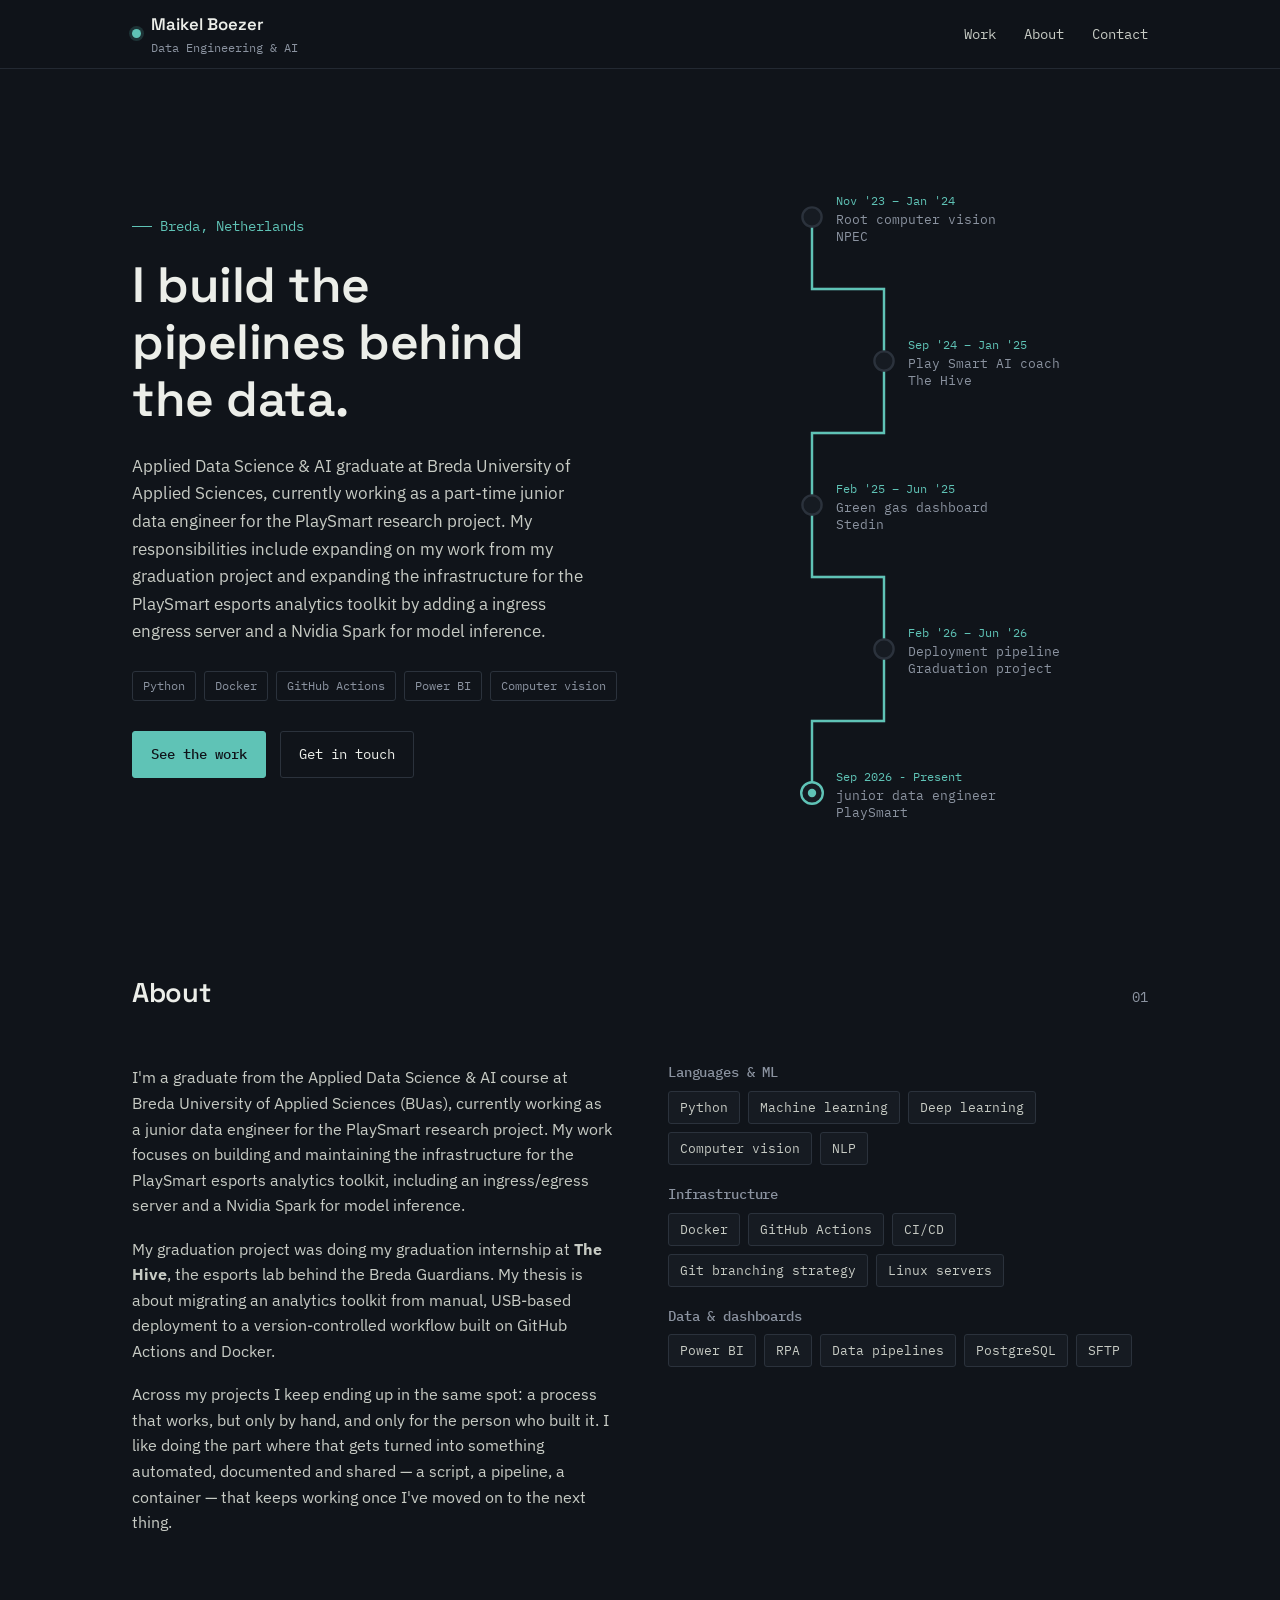
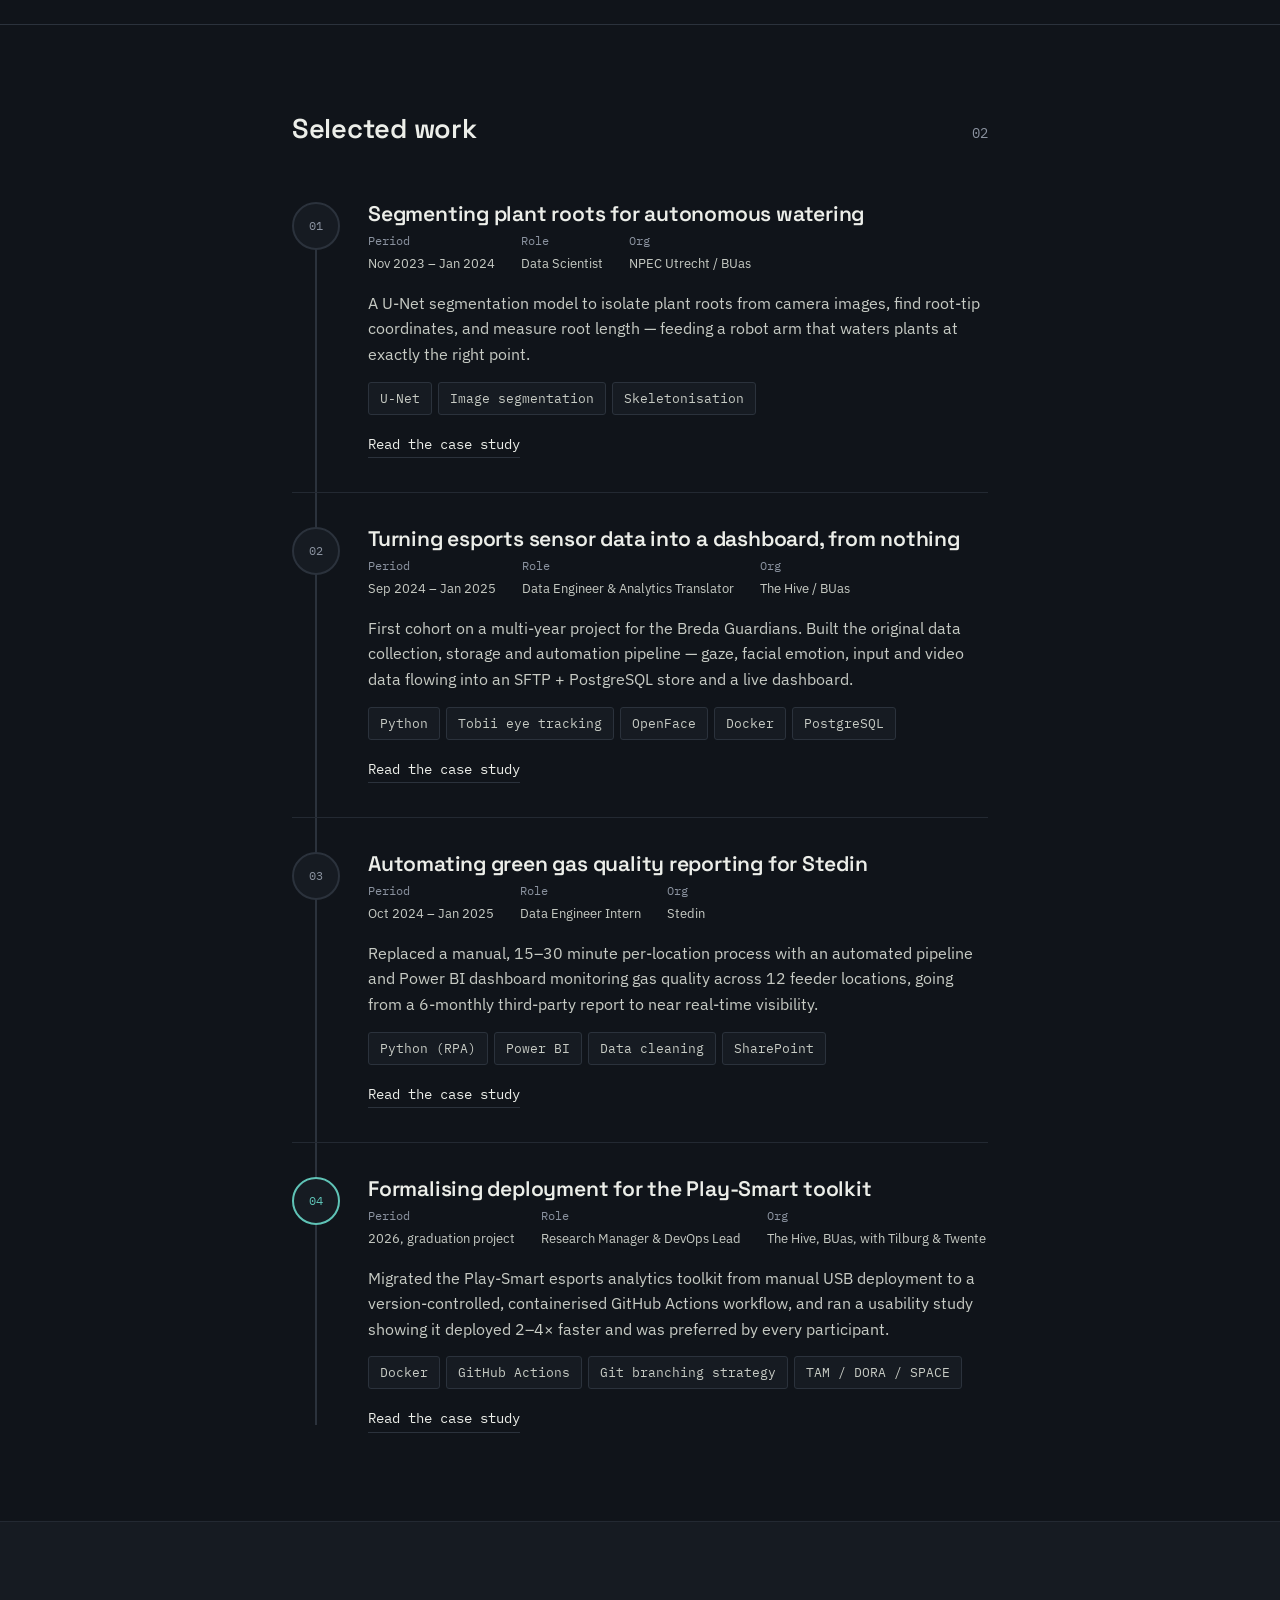
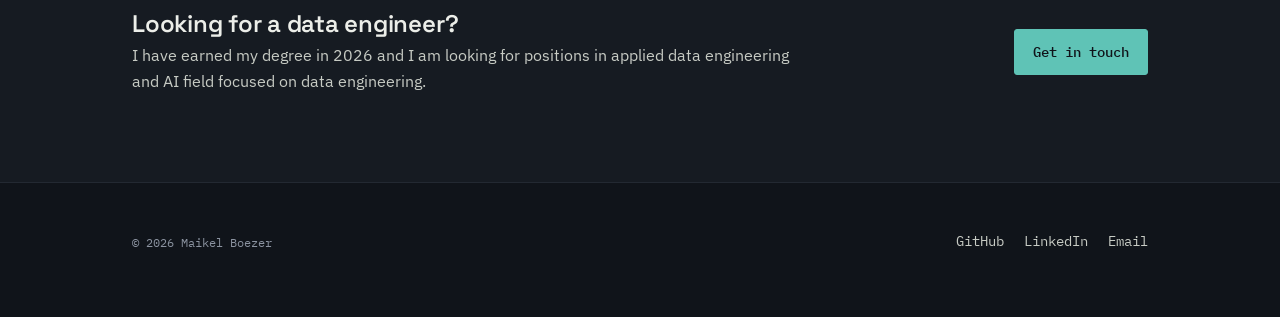
<file: index.html>
<!DOCTYPE html>
<html lang="en">
<head>
  <meta charset="UTF-8" />
  <meta name="viewport" content="width=device-width, initial-scale=1" />
  <title>Maikel Boezer — Data Engineer &amp; AI </title>
  <meta name="description" content="Maikel Boezer — Applied Data Science &amp; AI student and data engineer. Case studies on deployment pipelines, dashboards and computer vision." />
  <link rel="stylesheet" href="css/style.css" />
</head>
<body>

  <header class="site-header">
    <div class="wrap">
      <a href="index.html" class="brand">
        <span class="dot"></span>
        <span>
          Maikel Boezer
          <small>Data Engineering &amp; AI </small>
        </span>
      </a>
      <button class="nav-toggle" aria-label="Toggle navigation" aria-expanded="false">
        <span></span><span></span><span></span>
      </button>
      <nav class="primary-nav">
        <ul>
          <li><a href="index.html#projects">Work</a></li>
          <li><a href="index.html#about">About</a></li>
          <li><a href="contact.html">Contact</a></li>
        </ul>
      </nav>
    </div>
  </header>

  <section class="hero">
    <div class="wrap">
      <div>
        <p class="eyebrow">Breda, Netherlands</p>
        <h1>I build the pipelines behind the data.</h1>
        <p class="lede">Applied Data Science &amp; AI graduate at Breda University of Applied Sciences, currently working as a part-time junior data engineer for the PlaySmart research project. My responsibilities include expanding on my work from my graduation project and expanding the infrastructure for the PlaySmart esports analytics toolkit by adding a ingress engress server and a Nvidia Spark for model inference.</p>
        <div class="hero-tags">
          <span class="tag">Python</span>
          <span class="tag">Docker</span>
          <span class="tag">GitHub Actions</span>
          <span class="tag">Power BI</span>
          <span class="tag">Computer vision</span>
        </div>
        <div class="hero-actions">
          <a href="#projects" class="btn primary">See the work</a>
          <a href="contact.html" class="btn">Get in touch</a>
        </div>
      </div>

      <div aria-hidden="true">
        <svg class="pipeline-diagram" viewBox="0 0 360 580" xmlns="http://www.w3.org/2000/svg">
          <path class="pipe-line" d="M80,60 L80,120 L140,120 L140,180 L140,240 L80,240 L80,300 L80,360 L140,360 L140,420 L140,480 L80,480 L80,540" />
          <path class="pipe-line-draw" d="M80,60 L80,120 L140,120 L140,180 L140,240 L80,240 L80,300 L80,360 L140,360 L140,420 L140,480 L80,480 L80,540" />

          <circle class="node-ring" cx="80" cy="60" r="8"></circle>
          <text class="node-year" x="100" y="50">Nov '23 – Jan '24</text>
          <text class="node-label" x="100" y="66">Root computer vision</text>
          <text class="node-label" x="100" y="80">NPEC</text>

          <circle class="node-ring" cx="140" cy="180" r="8"></circle>
          <text class="node-year" x="160" y="170">Sep '24 – Jan '25</text>
          <text class="node-label" x="160" y="186">Play Smart AI coach</text>
          <text class="node-label" x="160" y="200">The Hive</text>

          <circle class="node-ring" cx="80" cy="300" r="8"></circle>
          <text class="node-year" x="100" y="290">Feb '25 – Jun '25</text>
          <text class="node-label" x="100" y="306">Green gas dashboard</text>
          <text class="node-label" x="100" y="320">Stedin</text>

          <circle class="node-ring" cx="140" cy="420" r="8"></circle>
          <text class="node-year" x="160" y="410">Feb '26 – Jun '26</text>
          <text class="node-label" x="160" y="426">Deployment pipeline</text>
          <text class="node-label" x="160" y="440">Graduation project</text>

		  <circle class="node-ring" cx="80" cy="540" r="9" style="stroke:var(--teal)"></circle>
		  <circle class="node-dot" cx="80" cy="540" r="3.5"></circle>
          <text class="node-year" x="100" y="530">Sep 2026 - Present</text>
          <text class="node-label" x="100" y="546">junior data engineer</text>
          <text class="node-label" x="100" y="560">PlaySmart</text>
        </svg>
      </div>
    </div>
  </section>

  <section id="about">
    <div class="wrap">
      <div class="section-head">
        <h2>About</h2>
        <span class="index mono">01</span>
      </div>
      <div class="about-grid">
        <div>
          <p>I'm a graduate from the Applied Data Science &amp; AI course at Breda University of Applied Sciences (BUas), currently 
			working as a junior data engineer for the PlaySmart research project. My work focuses on building and maintaining the infrastructure for the PlaySmart esports analytics toolkit, including an ingress/egress server and a Nvidia Spark for model inference.</p>
		  <p>My graduation project was
			doing my graduation internship at <strong>The Hive</strong>, the esports lab behind the Breda Guardians. My thesis is about migrating an analytics toolkit from manual, USB-based deployment to a version-controlled workflow built on GitHub Actions and Docker.</p>
          <p>Across my projects I keep ending up in the same spot: a process that works, but only by hand, and only for the person who built it. I like doing the part where that gets turned into something automated, documented and shared — a script, a pipeline, a container — that keeps working once I've moved on to the next thing.</p>
        </div>
        <div>
          <div class="skill-group">
            <h4>Languages &amp; ML</h4>
            <div class="chip-row">
              <span class="chip">Python</span>
              <span class="chip">Machine learning</span>
              <span class="chip">Deep learning</span>
              <span class="chip">Computer vision</span>
              <span class="chip">NLP</span>
            </div>
          </div>
          <div class="skill-group">
            <h4>Infrastructure</h4>
            <div class="chip-row">
              <span class="chip">Docker</span>
              <span class="chip">GitHub Actions</span>
              <span class="chip">CI/CD</span>
              <span class="chip">Git branching strategy</span>
              <span class="chip">Linux servers</span>
            </div>
          </div>
          <div class="skill-group">
            <h4>Data &amp; dashboards</h4>
            <div class="chip-row">
              <span class="chip">Power BI</span>
              <span class="chip">RPA</span>
              <span class="chip">Data pipelines</span>
              <span class="chip">PostgreSQL</span>
              <span class="chip">SFTP</span>
            </div>
          </div>
        </div>
      </div>
    </div>
  </section>

  <section id="projects" class="hairline">
    <div class="wrap-narrow">
      <div class="section-head">
        <h2>Selected work</h2>
        <span class="index mono">02</span>
      </div>

      <div class="project-rail">

        <article class="project-row">
          <div class="node mono">01</div>
          <div class="project-body">
            <h3><a class="title-link" href="projects/npec-root-vision.html">Segmenting plant roots for autonomous watering</a></h3>
            <div class="meta-strip compact">
              <div class="meta-item"><span class="k">Period</span><span class="v">Nov 2023 – Jan 2024</span></div>
              <div class="meta-item"><span class="k">Role</span><span class="v">Data Scientist</span></div>
              <div class="meta-item"><span class="k">Org</span><span class="v">NPEC Utrecht / BUas</span></div>
            </div>
            <p>A U-Net segmentation model to isolate plant roots from camera images, find root-tip coordinates, and measure root length — feeding a robot arm that waters plants at exactly the right point.</p>
            <div class="stack-row">
              <span class="chip">U-Net</span>
              <span class="chip">Image segmentation</span>
              <span class="chip">Skeletonisation</span>
            </div>
            <a class="read-link" href="projects/npec-root-vision.html">Read the case study</a>
          </div>
        </article>

        <article class="project-row">
          <div class="node mono">02</div>
          <div class="project-body">
            <h3><a class="title-link" href="projects/breda-guardians-pipeline.html">Turning esports sensor data into a dashboard, from nothing</a></h3>
            <div class="meta-strip compact">
              <div class="meta-item"><span class="k">Period</span><span class="v">Sep 2024 – Jan 2025</span></div>
              <div class="meta-item"><span class="k">Role</span><span class="v">Data Engineer &amp; Analytics Translator</span></div>
              <div class="meta-item"><span class="k">Org</span><span class="v">The Hive / BUas</span></div>
            </div>
            <p>First cohort on a multi-year project for the Breda Guardians. Built the original data collection, storage and automation pipeline — gaze, facial emotion, input and video data flowing into an SFTP + PostgreSQL store and a live dashboard.</p>
            <div class="stack-row">
              <span class="chip">Python</span>
              <span class="chip">Tobii eye tracking</span>
              <span class="chip">OpenFace</span>
              <span class="chip">Docker</span>
              <span class="chip">PostgreSQL</span>
            </div>
            <a class="read-link" href="projects/breda-guardians-pipeline.html">Read the case study</a>
          </div>
        </article>

        <article class="project-row">
          <div class="node mono">03</div>
          <div class="project-body">
            <h3><a class="title-link" href="projects/stedin-green-gas.html">Automating green gas quality reporting for Stedin</a></h3>
            <div class="meta-strip compact">
              <div class="meta-item"><span class="k">Period</span><span class="v">Oct 2024 – Jan 2025</span></div>
              <div class="meta-item"><span class="k">Role</span><span class="v">Data Engineer Intern</span></div>
              <div class="meta-item"><span class="k">Org</span><span class="v">Stedin</span></div>
            </div>
            <p>Replaced a manual, 15–30 minute per-location process with an automated pipeline and Power BI dashboard monitoring gas quality across 12 feeder locations, going from a 6-monthly third-party report to near real-time visibility.</p>
            <div class="stack-row">
              <span class="chip">Python (RPA)</span>
              <span class="chip">Power BI</span>
              <span class="chip">Data cleaning</span>
              <span class="chip">SharePoint</span>
            </div>
            <a class="read-link" href="projects/stedin-green-gas.html">Read the case study</a>
          </div>
        </article>

        <article class="project-row is-current">
          <div class="node mono">04</div>
          <div class="project-body">
            <h3><a class="title-link" href="projects/play-smart-deployment.html">Formalising deployment for the Play-Smart toolkit</a></h3>
            <div class="meta-strip compact">
              <div class="meta-item"><span class="k">Period</span><span class="v is-current">2026, graduation project</span></div>
              <div class="meta-item"><span class="k">Role</span><span class="v">Research Manager &amp; DevOps Lead</span></div>
              <div class="meta-item"><span class="k">Org</span><span class="v">The Hive, BUas, with Tilburg &amp; Twente</span></div>
            </div>
            <p>Migrated the Play-Smart esports analytics toolkit from manual USB deployment to a version-controlled, containerised GitHub Actions workflow, and ran a usability study showing it deployed 2–4× faster and was preferred by every participant.</p>
            <div class="stack-row">
              <span class="chip">Docker</span>
              <span class="chip">GitHub Actions</span>
              <span class="chip">Git branching strategy</span>
              <span class="chip">TAM / DORA / SPACE</span>
            </div>
            <a class="read-link" href="projects/play-smart-deployment.html">Read the case study</a>
          </div>
        </article>

      </div>
    </div>
  </section>

  <section class="cta hairline">
    <div class="wrap">
      <div>
        <h2>Looking for a data engineer?</h2>
        <p>I have earned my degree in 2026 and I am looking for positions in applied data engineering and AI field focused on data engineering.</p>
      </div>
      <a href="contact.html" class="btn primary">Get in touch</a>
    </div>
  </section>

  <footer class="site-footer">
    <div class="wrap">
      <div class="copyright">© 2026 Maikel Boezer</div>
      <div class="footer-links">
        <a href="https://github.com/maikelboezer" target="_blank" rel="noopener">GitHub</a>
        <a href="https://www.linkedin.com/in/maikel-boezer-94a30333a/" target="_blank" rel="noopener">LinkedIn</a>
        <a href="contact.html">Email</a>
      </div>
    </div>
  </footer>

  <script src="js/main.js"></script>
</body>
</html>
</file>
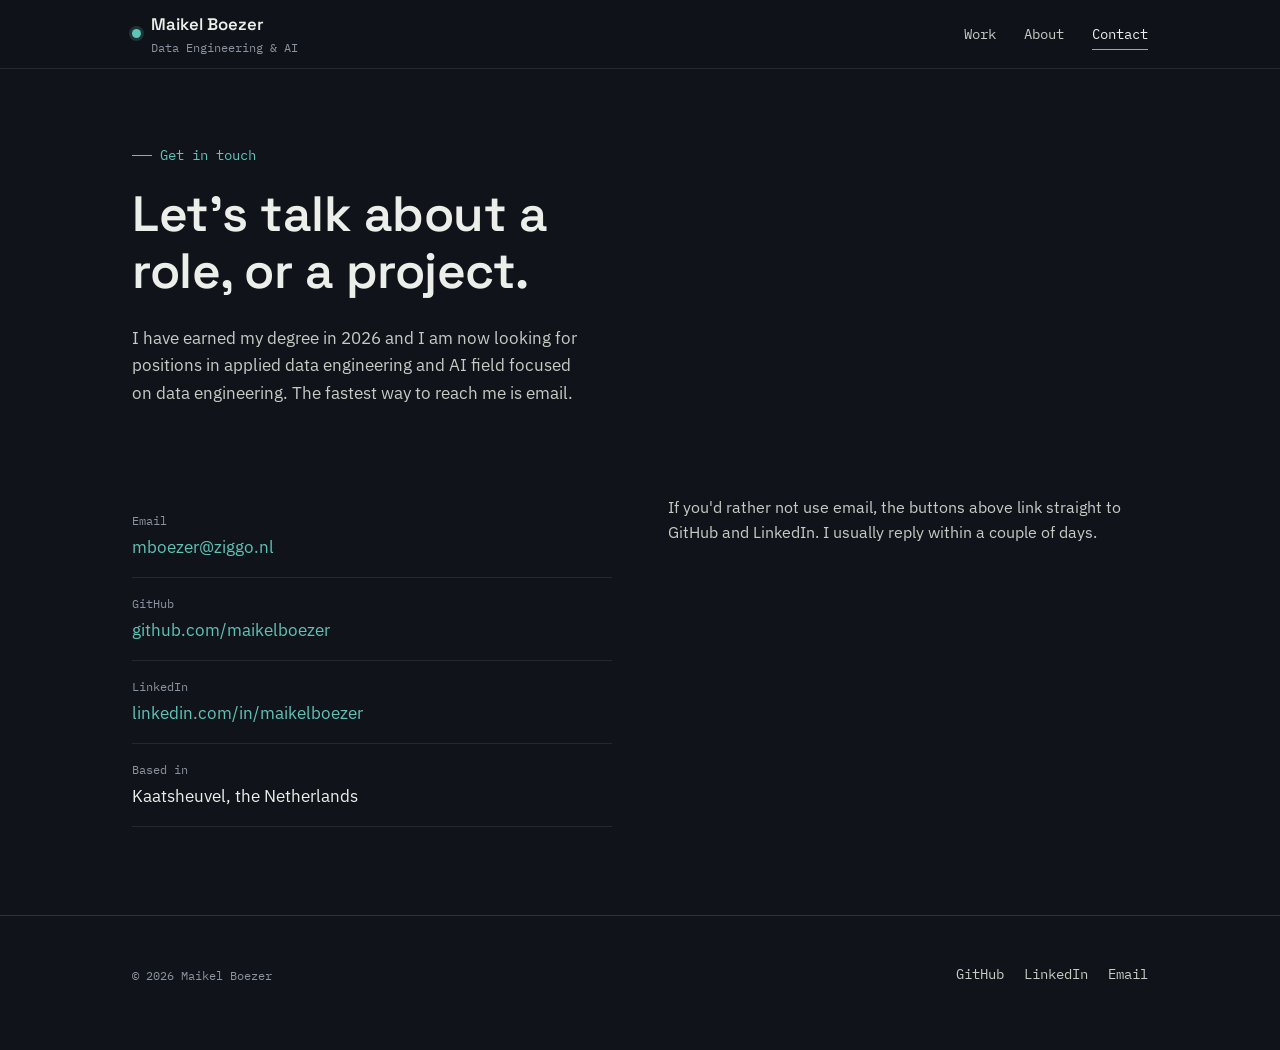
<file: contact.html>
<!DOCTYPE html>
<html lang="en">
<head>
  <meta charset="UTF-8" />
  <meta name="viewport" content="width=device-width, initial-scale=1" />
  <title>Contact — Maikel Boezer</title>
  <link rel="stylesheet" href="css/style.css" />
</head>
<body>

  <header class="site-header">
    <div class="wrap">
      <a href="index.html" class="brand">
        <span class="dot"></span>
        <span>
          Maikel Boezer
          <small>Data Engineering &amp; AI</small>
        </span>
      </a>
      <button class="nav-toggle" aria-label="Toggle navigation" aria-expanded="false">
        <span></span><span></span><span></span>
      </button>
      <nav class="primary-nav">
        <ul>
          <li><a href="index.html#projects">Work</a></li>
          <li><a href="index.html#about">About</a></li>
          <li><a href="contact.html" class="is-active">Contact</a></li>
        </ul>
      </nav>
    </div>
  </header>

  <section class="hero" style="padding-bottom:0;">
    <div class="wrap" style="grid-template-columns:1fr; display:block;">
      <p class="eyebrow">Get in touch</p>
      <h1>Let's talk about a role, or a project.</h1>
      <p class="lede">I have earned my degree in 2026 and I am now looking for positions in applied data engineering and AI field focused on data engineering. The fastest way to reach me is email.</p>
    </div>
  </section>

  <section>
    <div class="wrap">
      <div class="contact-grid">
        <div>
          <ul class="contact-list">
            <li>
              <span class="k mono">Email</span>
              <span class="v"><a href="mailto:hello@maikelboezer.dev">mboezer@ziggo.nl </a></span>
            </li>
            <li>
              <span class="k mono">GitHub</span>
              <span class="v"><a href="https://github.com/maikelboezer" target="_blank" rel="noopener">github.com/maikelboezer</a></span>
            </li>
            <li>
              <span class="k mono">LinkedIn</span>
              <span class="v"><a href="https://www.linkedin.com/in/maikel-boezer-94a30333a/" target="_blank" rel="noopener">linkedin.com/in/maikelboezer</a></span>
            </li>
            <li>
              <span class="k mono">Based in</span>
              <span class="v">Kaatsheuvel, the Netherlands</span>
            </li>
          </ul>
        </div>
        <div>
          <p>If you'd rather not use email, the buttons above link straight to GitHub and LinkedIn. I usually reply within a couple of days.</p>
          <!-- <p class="callout"><strong>Note:</strong> the email and LinkedIn placeholders above should be swapped for your real details before this goes live.</p> -->
        </div>
      </div>
    </div>
  </section>

  <footer class="site-footer hairline">
    <div class="wrap">
      <div class="copyright">© 2026 Maikel Boezer</div>
      <div class="footer-links">
        <a href="https://github.com/maikelboezer" target="_blank" rel="noopener">GitHub</a>
        <a href="https://www.linkedin.com/in/maikel-boezer-94a30333a/" target="_blank" rel="noopener">LinkedIn</a>
        <a href="contact.html">Email</a>
      </div>
    </div>
  </footer>

  <script src="js/main.js"></script>
</body>
</html>
</file>
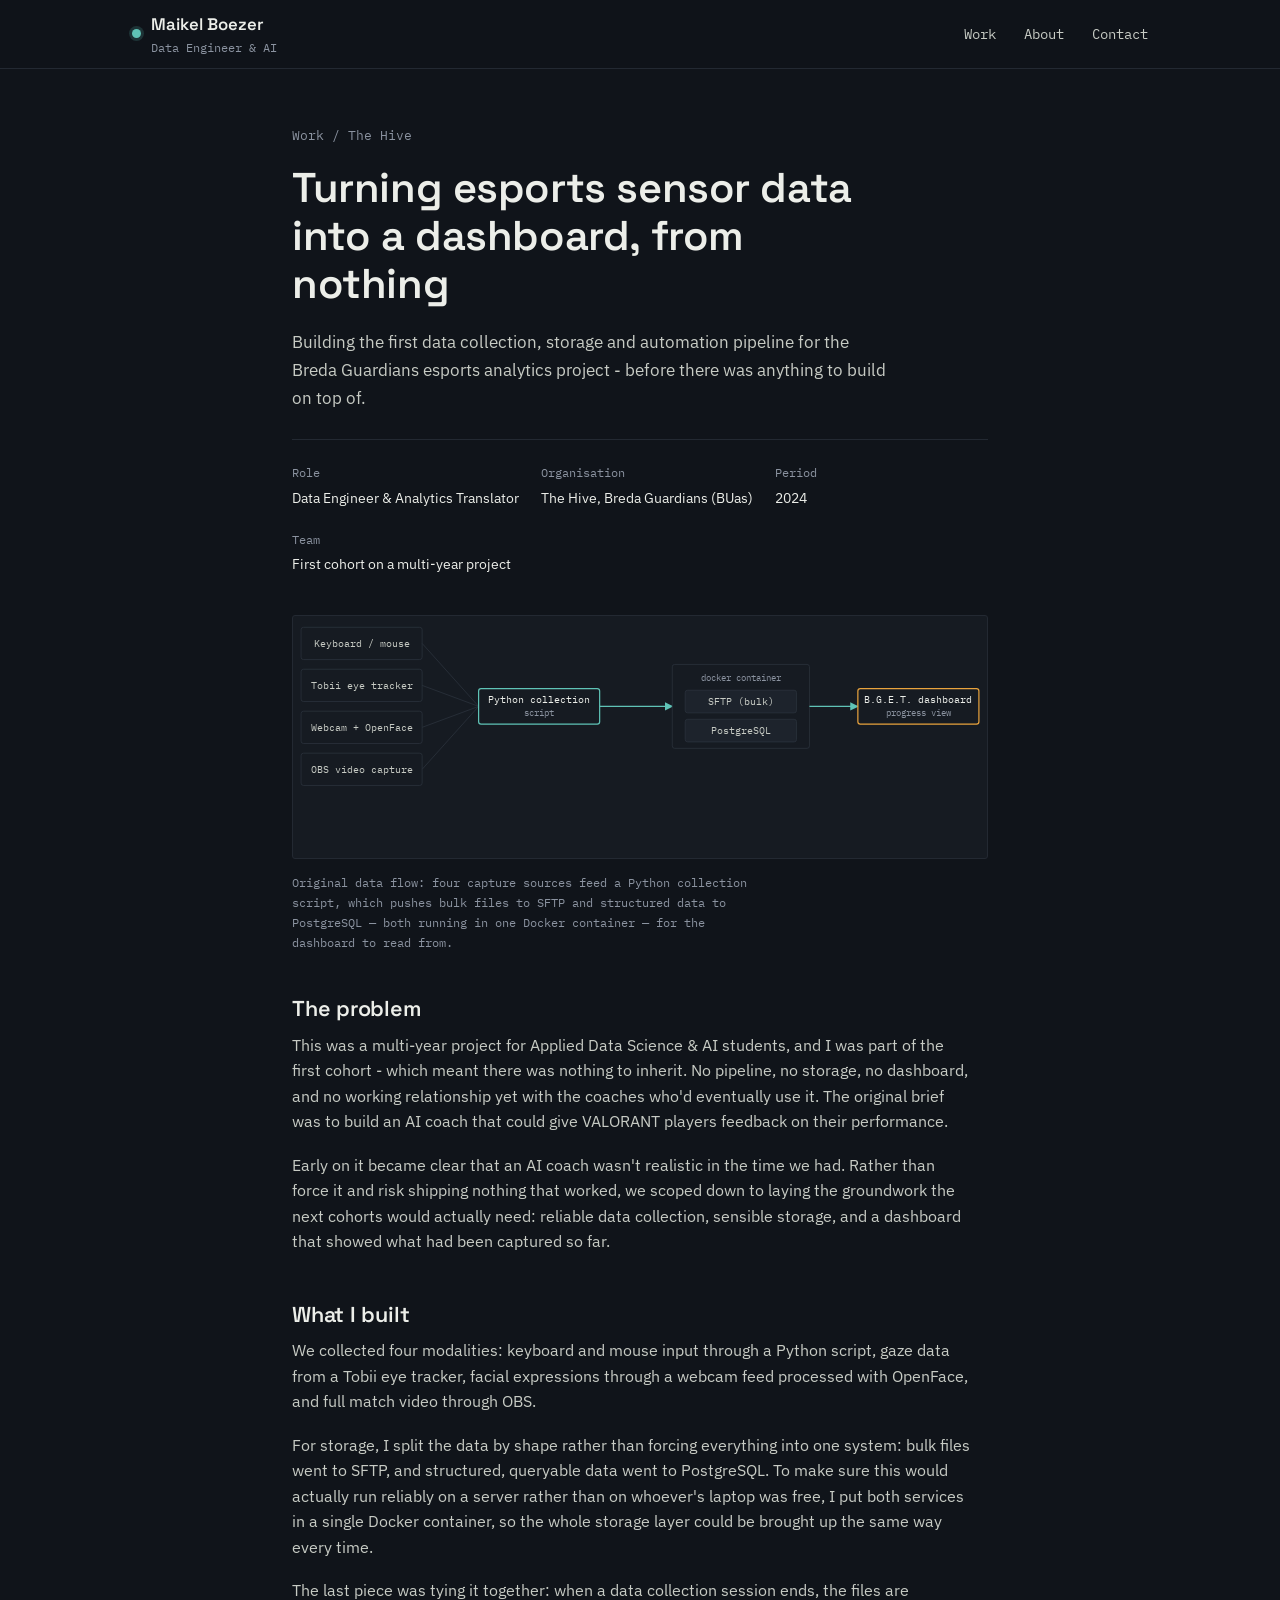
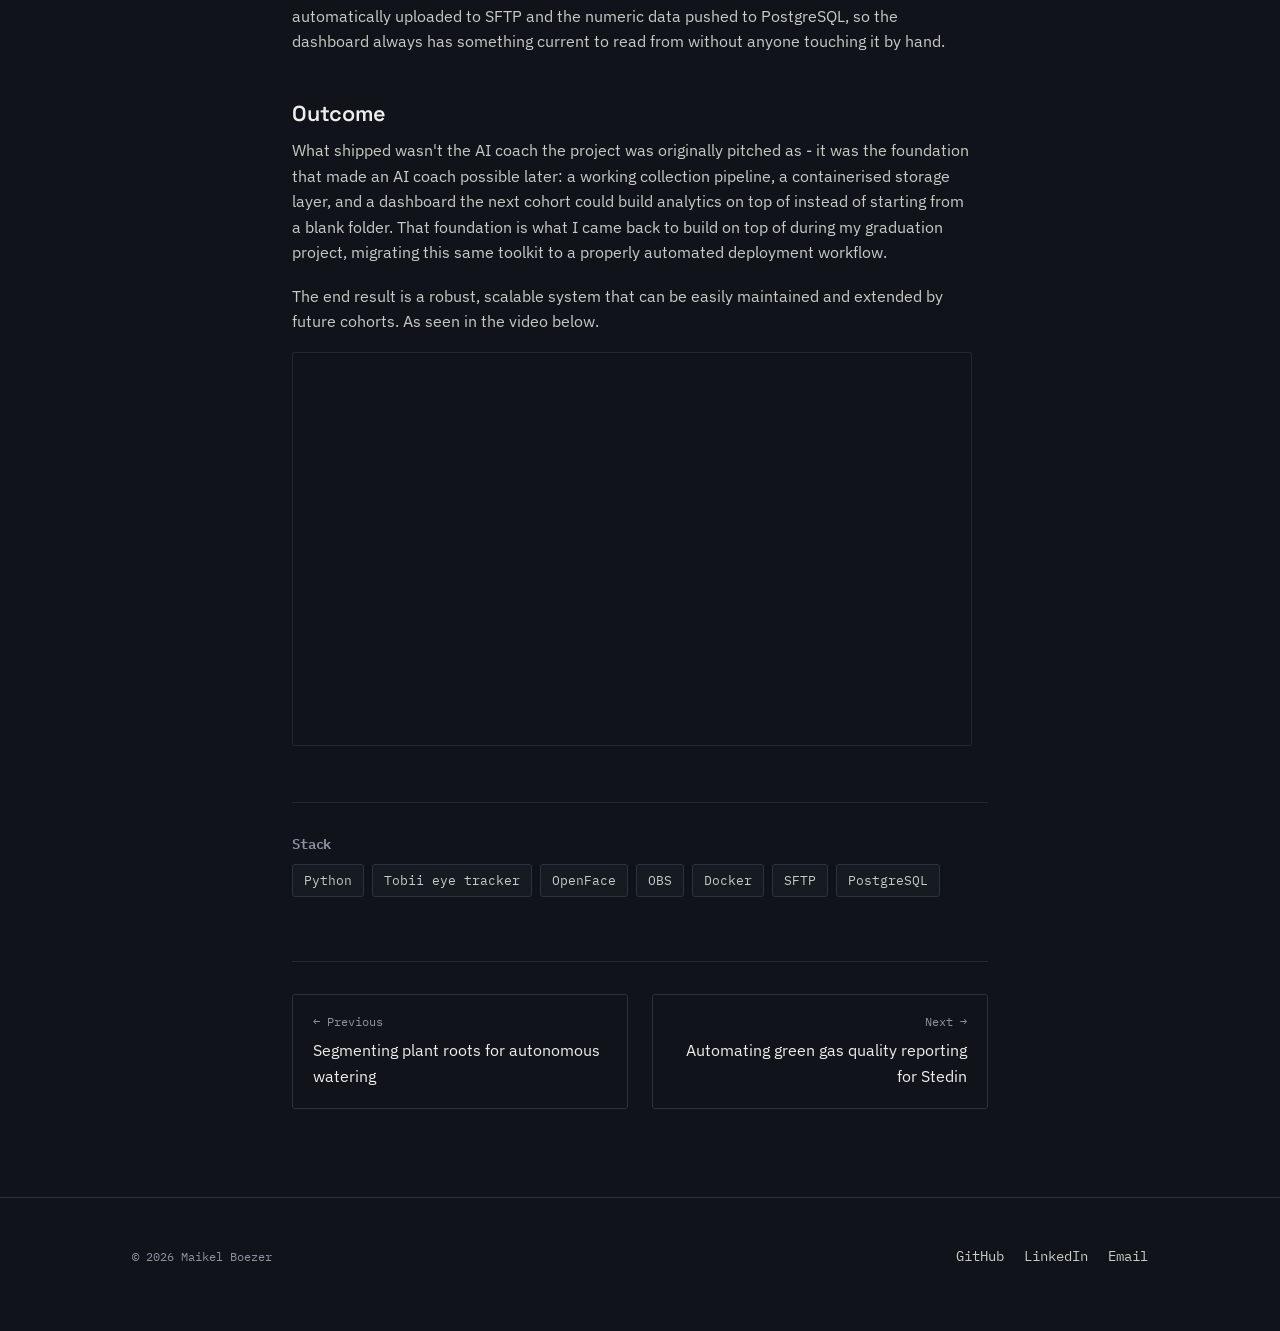
<file: projects/breda-guardians-pipeline.html>
<!DOCTYPE html>
<html lang="en">
<head>
  <meta charset="UTF-8" />
  <meta name="viewport" content="width=device-width, initial-scale=1" />
  <title>Sensor-to-dashboard pipeline for the Breda Guardians — Maikel Boezer</title>
  <link rel="stylesheet" href="../css/style.css" />
</head>
<body>

  <header class="site-header">
    <div class="wrap">
      <a href="../index.html" class="brand">
        <span class="dot"></span>
        <span>
          Maikel Boezer
          <small>Data Engineer &amp; AI</small>
        </span>
      </a>
      <button class="nav-toggle" aria-label="Toggle navigation" aria-expanded="false">
        <span></span><span></span><span></span>
      </button>
      <nav class="primary-nav">
        <ul>
          <li><a href="../index.html#projects">Work</a></li>
          <li><a href="../index.html#about">About</a></li>
          <li><a href="../contact.html">Contact</a></li>
        </ul>
      </nav>
    </div>
  </header>

  <section class="case-hero">
    <div class="wrap-narrow">
      <span class="crumb"><a href="../index.html#projects">Work</a> / The Hive</span>
      <h1>Turning esports sensor data into a dashboard, from nothing</h1>
      <p class="dek">Building the first data collection, storage and automation pipeline for the Breda Guardians esports analytics project - before there was anything to build on top of.</p>

      <div class="meta-strip">
        <div class="meta-item"><span class="k">Role</span><span class="v">Data Engineer &amp; Analytics Translator</span></div>
        <div class="meta-item"><span class="k">Organisation</span><span class="v">The Hive, Breda Guardians (BUas)</span></div>
        <div class="meta-item"><span class="k">Period</span><span class="v">2024</span></div>
        <div class="meta-item"><span class="k">Team</span><span class="v">First cohort on a multi-year project</span></div>
      </div>
    </div>
  </section>

  <section style="padding-top:0;">
    <div class="wrap-narrow">
      <div class="case-figure">
        <svg viewBox="0 0 860 300" xmlns="http://www.w3.org/2000/svg" role="img" aria-label="Data flow diagram: keyboard and mouse, Tobii eye tracker, webcam and OBS feed into a Python collection script, which writes to an SFTP and PostgreSQL store running in Docker, which feeds the dashboard.">
          <defs>
            <marker id="arrow1" viewBox="0 0 10 10" refX="9" refY="5" markerWidth="7" markerHeight="7" orient="auto-start-reverse">
              <path d="M0,0 L10,5 L0,10 z" fill="#5fc3b6"></path>
            </marker>
          </defs>

          <!-- sources -->
          <g font-family="IBM Plex Mono, monospace" font-size="12" fill="#c7cbc4">
            <rect x="10" y="14" width="150" height="40" rx="3" fill="#161b22" stroke="#2b323c"></rect>
            <text x="85" y="38" text-anchor="middle">Keyboard / mouse</text>

            <rect x="10" y="66" width="150" height="40" rx="3" fill="#161b22" stroke="#2b323c"></rect>
            <text x="85" y="90" text-anchor="middle">Tobii eye tracker</text>

            <rect x="10" y="118" width="150" height="40" rx="3" fill="#161b22" stroke="#2b323c"></rect>
            <text x="85" y="142" text-anchor="middle">Webcam + OpenFace</text>

            <rect x="10" y="170" width="150" height="40" rx="3" fill="#161b22" stroke="#2b323c"></rect>
            <text x="85" y="194" text-anchor="middle">OBS video capture</text>
          </g>

          <path d="M160,34 L230,112" stroke="#2b323c" fill="none"></path>
          <path d="M160,86 L230,112" stroke="#2b323c" fill="none"></path>
          <path d="M160,138 L230,112" stroke="#2b323c" fill="none"></path>
          <path d="M160,190 L230,112" stroke="#2b323c" fill="none"></path>

          <rect x="230" y="90" width="150" height="44" rx="3" fill="#161b22" stroke="#5fc3b6" stroke-width="1.5"></rect>
          <text x="305" y="108" text-anchor="middle" font-family="IBM Plex Mono, monospace" font-size="12" fill="#eceee9">Python collection</text>
          <text x="305" y="124" text-anchor="middle" font-family="IBM Plex Mono, monospace" font-size="11" fill="#8b93a0">script</text>

          <path d="M380,112 L470,112" stroke="#5fc3b6" stroke-width="1.5" marker-end="url(#arrow1)"></path>

          <rect x="470" y="60" width="170" height="104" rx="3" fill="#161b22" stroke="#2b323c"></rect>
          <text x="555" y="80" text-anchor="middle" font-family="IBM Plex Mono, monospace" font-size="11" fill="#8b93a0">docker container</text>
          <rect x="486" y="92" width="138" height="28" rx="3" fill="#1d232c" stroke="#2b323c"></rect>
          <text x="555" y="110" text-anchor="middle" font-family="IBM Plex Mono, monospace" font-size="12" fill="#c7cbc4">SFTP (bulk)</text>
          <rect x="486" y="128" width="138" height="28" rx="3" fill="#1d232c" stroke="#2b323c"></rect>
          <text x="555" y="146" text-anchor="middle" font-family="IBM Plex Mono, monospace" font-size="12" fill="#c7cbc4">PostgreSQL</text>

          <path d="M640,112 L700,112" stroke="#5fc3b6" stroke-width="1.5" marker-end="url(#arrow1)"></path>

          <rect x="700" y="90" width="150" height="44" rx="3" fill="#161b22" stroke="#e8a33d" stroke-width="1.5"></rect>
          <text x="775" y="108" text-anchor="middle" font-family="IBM Plex Mono, monospace" font-size="12" fill="#eceee9">B.G.E.T. dashboard</text>
          <text x="775" y="124" text-anchor="middle" font-family="IBM Plex Mono, monospace" font-size="11" fill="#8b93a0">progress view</text>
        </svg>
      </div>
      <p class="figcap">Original data flow: four capture sources feed a Python collection script, which pushes bulk files to SFTP and structured data to PostgreSQL — both running in one Docker container — for the dashboard to read from.</p>

      <div class="case-body">
        <h2>The problem</h2>
        <p>This was a multi-year project for Applied Data Science &amp; AI students, and I was part of the first cohort - which meant there was nothing to inherit. No pipeline, no storage, no dashboard, and no working relationship yet with the coaches who'd eventually use it. The original brief was to build an AI coach that could give VALORANT players feedback on their performance.</p>
        <p>Early on it became clear that an AI coach wasn't realistic in the time we had. Rather than force it and risk shipping nothing that worked, we scoped down to laying the groundwork the next cohorts would actually need: reliable data collection, sensible storage, and a dashboard that showed what had been captured so far.</p>

        <h2>What I built</h2>
        <p>We collected four modalities: keyboard and mouse input through a Python script, gaze data from a Tobii eye tracker, facial expressions through a webcam feed processed with OpenFace, and full match video through OBS.</p>
        <p>For storage, I split the data by shape rather than forcing everything into one system: bulk files went to SFTP, and structured, queryable data went to PostgreSQL. To make sure this would actually run reliably on a server rather than on whoever's laptop was free, I put both services in a single Docker container, so the whole storage layer could be brought up the same way every time.</p>
        <p>The last piece was tying it together: when a data collection session ends, the files are automatically uploaded to SFTP and the numeric data pushed to PostgreSQL, so the dashboard always has something current to read from without anyone touching it by hand.</p>

        <h2>Outcome</h2>
        <p>What shipped wasn't the AI coach the project was originally pitched as - it was the foundation that made an AI coach possible later: a working collection pipeline, a containerised storage layer, and a dashboard the next cohort could build analytics on top of instead of starting from a blank folder. That foundation is what I came back to build on top of during my graduation project, migrating this same toolkit to a properly automated deployment workflow.</p>
        <p> The end result is a robust, scalable system that can be easily maintained and extended by future cohorts. As seen in the video below.</p>

        <div class="video-embed">
          <iframe src="https://www.youtube.com/embed/FPKSHeOVA-E"
                  title="YouTube video player"
                  allow="accelerometer; autoplay; clipboard-write; encrypted-media; gyroscope; picture-in-picture; web-share"
                  referrerpolicy="strict-origin-when-cross-origin"
                  allowfullscreen>
          </iframe>
        </div>

      </div>

      <div class="stack-block">
        <h4>Stack</h4>
        <div class="chip-row">
          <span class="chip">Python</span>
          <span class="chip">Tobii eye tracker</span>
          <span class="chip">OpenFace</span>
          <span class="chip">OBS</span>
          <span class="chip">Docker</span>
          <span class="chip">SFTP</span>
          <span class="chip">PostgreSQL</span>
        </div>
      </div>

      <nav class="case-nav">
        <a href="npec-root-vision.html">
          <span class="dir">← Previous</span>
          Segmenting plant roots for autonomous watering
        </a>
        <a class="next" href="stedin-green-gas.html">
          <span class="dir">Next →</span>
          Automating green gas quality reporting for Stedin
        </a>
      </nav>
    </div>
  </section>

  <footer class="site-footer hairline">
    <div class="wrap">
      <div class="copyright">© 2026 Maikel Boezer</div>
      <div class="footer-links">
        <a href="https://github.com/maikelboezer" target="_blank" rel="noopener">GitHub</a>
        <a href="#" target="_blank" rel="noopener">LinkedIn</a>
        <a href="../contact.html">Email</a>
      </div>
    </div>
  </footer>

  <script src="../js/main.js"></script>
</body>
</html>
</file>
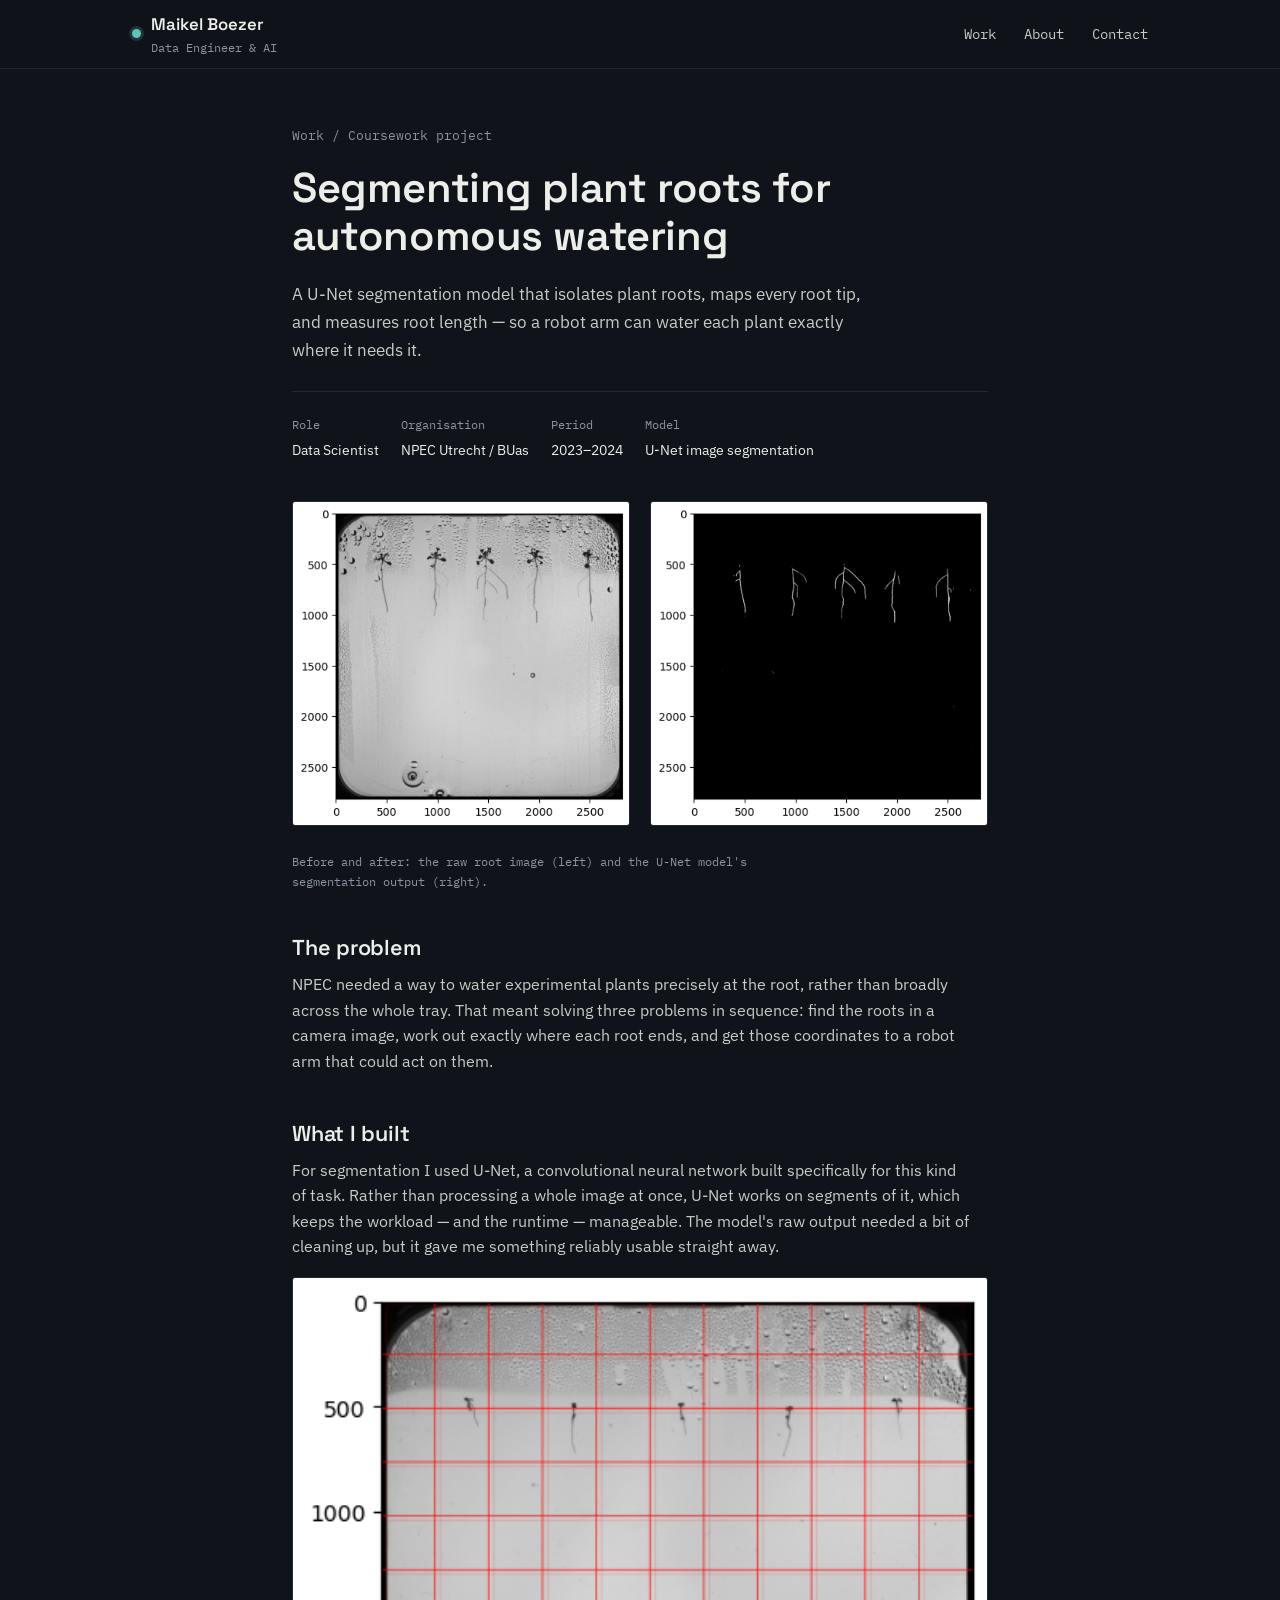
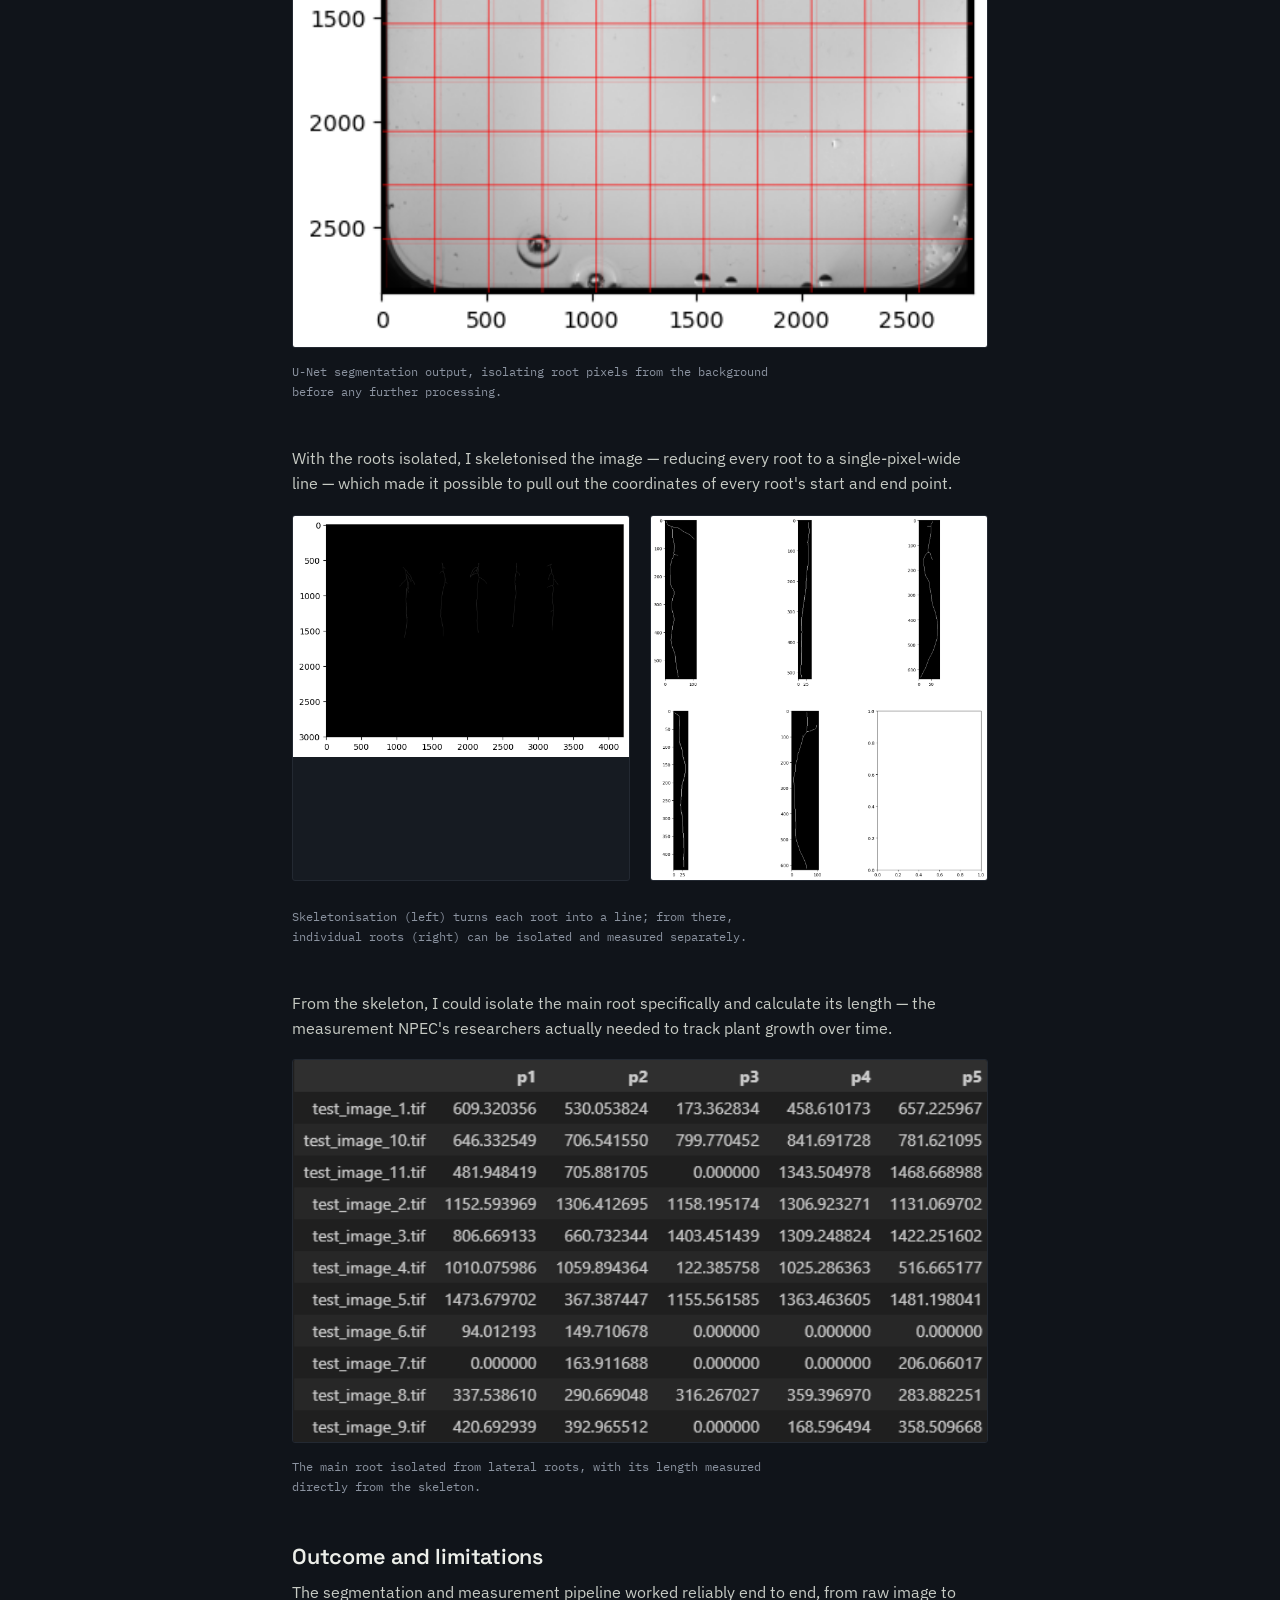
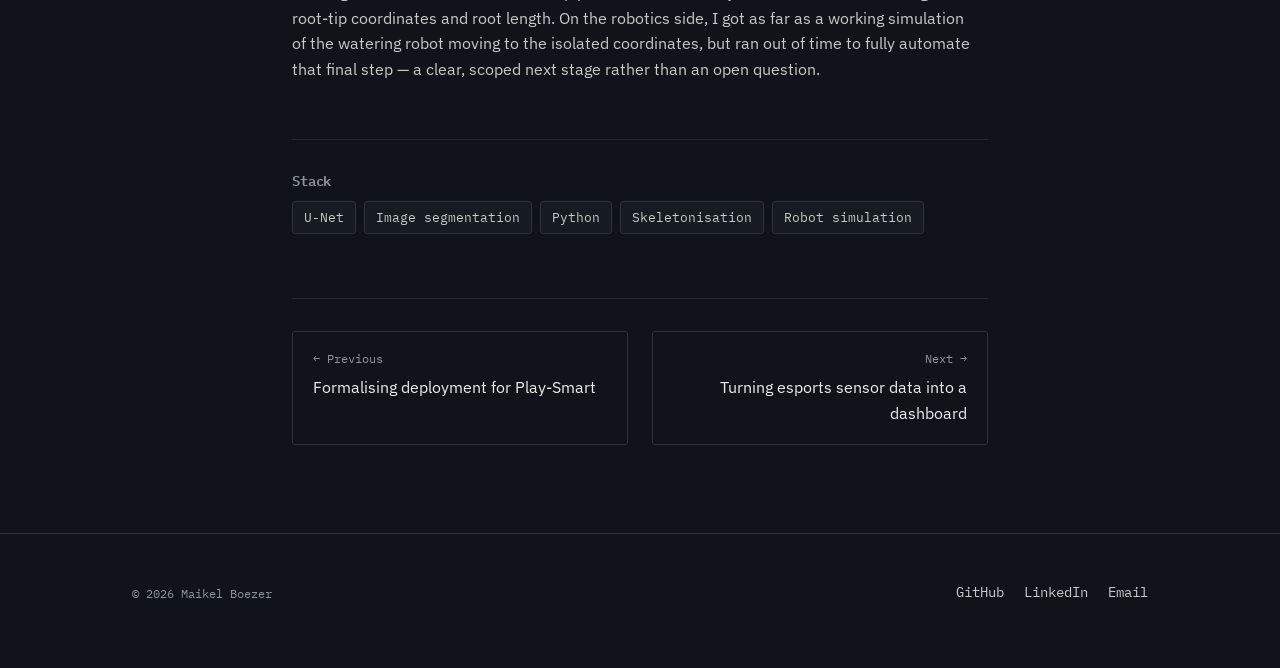
<file: projects/npec-root-vision.html>
<!DOCTYPE html>
<html lang="en">
<head>
  <meta charset="UTF-8" />
  <meta name="viewport" content="width=device-width, initial-scale=1" />
  <title>Segmenting plant roots for autonomous watering — Maikel Boezer</title>
  <link rel="stylesheet" href="../css/style.css" />
</head>
<body>

  <header class="site-header">
    <div class="wrap">
      <a href="../index.html" class="brand">
        <span class="dot"></span>
        <span>
          Maikel Boezer
          <small>Data Engineer &amp; AI</small>
        </span>
      </a>
      <button class="nav-toggle" aria-label="Toggle navigation" aria-expanded="false">
        <span></span><span></span><span></span>
      </button>
      <nav class="primary-nav">
        <ul>
          <li><a href="../index.html#projects">Work</a></li>
          <li><a href="../index.html#about">About</a></li>
          <li><a href="../contact.html">Contact</a></li>
        </ul>
      </nav>
    </div>
  </header>

  <section class="case-hero">
    <div class="wrap-narrow">
      <span class="crumb"><a href="../index.html#projects">Work</a> / Coursework project</span>
      <h1>Segmenting plant roots for autonomous watering</h1>
      <p class="dek">A U-Net segmentation model that isolates plant roots, maps every root tip, and measures root length — so a robot arm can water each plant exactly where it needs it.</p>

      <div class="meta-strip">
        <div class="meta-item"><span class="k">Role</span><span class="v">Data Scientist</span></div>
        <div class="meta-item"><span class="k">Organisation</span><span class="v">NPEC Utrecht / BUas</span></div>
        <div class="meta-item"><span class="k">Period</span><span class="v">2023–2024</span></div>
        <div class="meta-item"><span class="k">Model</span><span class="v">U-Net image segmentation</span></div>
      </div>
    </div>
  </section>

  <section style="padding-top:0;">
    <div class="wrap-narrow">
      <div class="figure-pair">
        <div class="case-figure">
          <img src="../images/before_CV_model.png" alt="Raw camera image of a plant root system before segmentation." />
        </div>
        <div class="case-figure">
          <img src="../images/after_CV_model.png" alt="The same root system after the U-Net model has segmented the roots from the background." />
        </div>
      </div>
      <p class="figcap">Before and after: the raw root image (left) and the U-Net model's segmentation output (right).</p>

      <div class="case-body">
        <h2>The problem</h2>
        <p>NPEC needed a way to water experimental plants precisely at the root, rather than broadly across the whole tray. That meant solving three problems in sequence: find the roots in a camera image, work out exactly where each root ends, and get those coordinates to a robot arm that could act on them.</p>

        <h2>What I built</h2>
        <p>For segmentation I used U-Net, a convolutional neural network built specifically for this kind of task. Rather than processing a whole image at once, U-Net works on segments of it, which keeps the workload — and the runtime — manageable. The model's raw output needed a bit of cleaning up, but it gave me something reliably usable straight away.</p>

        <div class="case-figure">
          <img src="../images/image_segmentation.png" alt="U-Net image segmentation output isolating the root structure from the background." />
        </div>
        <p class="figcap">U-Net segmentation output, isolating root pixels from the background before any further processing.</p>

        <p>With the roots isolated, I skeletonised the image — reducing every root to a single-pixel-wide line — which made it possible to pull out the coordinates of every root's start and end point.</p>

        <div class="figure-pair">
          <div class="case-figure">
            <img src="../images/skeletonize_output.png" alt="Skeletonised output turning the segmented roots into single-pixel-wide lines." />
          </div>
          <div class="case-figure">
            <img src="../images/isolated_roots.png" alt="Individually isolated roots after skeletonisation, with the main root separated from lateral roots." />
          </div>
        </div>
        <p class="figcap">Skeletonisation (left) turns each root into a line; from there, individual roots (right) can be isolated and measured separately.</p>

        <p>From the skeleton, I could isolate the main root specifically and calculate its length — the measurement NPEC's researchers actually needed to track plant growth over time.</p>

        <div class="case-figure">
          <img src="../images/root_length.png" alt="Main root isolated with its measured length plotted against the skeleton." />
        </div>
        <p class="figcap">The main root isolated from lateral roots, with its length measured directly from the skeleton.</p>

        <h2>Outcome and limitations</h2>
        <p>The segmentation and measurement pipeline worked reliably end to end, from raw image to root-tip coordinates and root length. On the robotics side, I got as far as a working simulation of the watering robot moving to the isolated coordinates, but ran out of time to fully automate that final step — a clear, scoped next stage rather than an open question.</p>
      </div>

      <div class="stack-block">
        <h4>Stack</h4>
        <div class="chip-row">
          <span class="chip">U-Net</span>
          <span class="chip">Image segmentation</span>
          <span class="chip">Python</span>
          <span class="chip">Skeletonisation</span>
          <span class="chip">Robot simulation</span>
        </div>
      </div>

      <nav class="case-nav">
        <a href="play-smart-deployment.html">
          <span class="dir">← Previous</span>
          Formalising deployment for Play-Smart
        </a>
        <a class="next" href="breda-guardians-pipeline.html">
          <span class="dir">Next →</span>
          Turning esports sensor data into a dashboard
        </a>
      </nav>
    </div>
  </section>

  <footer class="site-footer hairline">
    <div class="wrap">
      <div class="copyright">© 2026 Maikel Boezer</div>
      <div class="footer-links">
        <a href="https://github.com/maikelboezer" target="_blank" rel="noopener">GitHub</a>
        <a href="#" target="_blank" rel="noopener">LinkedIn</a>
        <a href="../contact.html">Email</a>
      </div>
    </div>
  </footer>

  <script src="../js/main.js"></script>
</body>
</html>
</file>
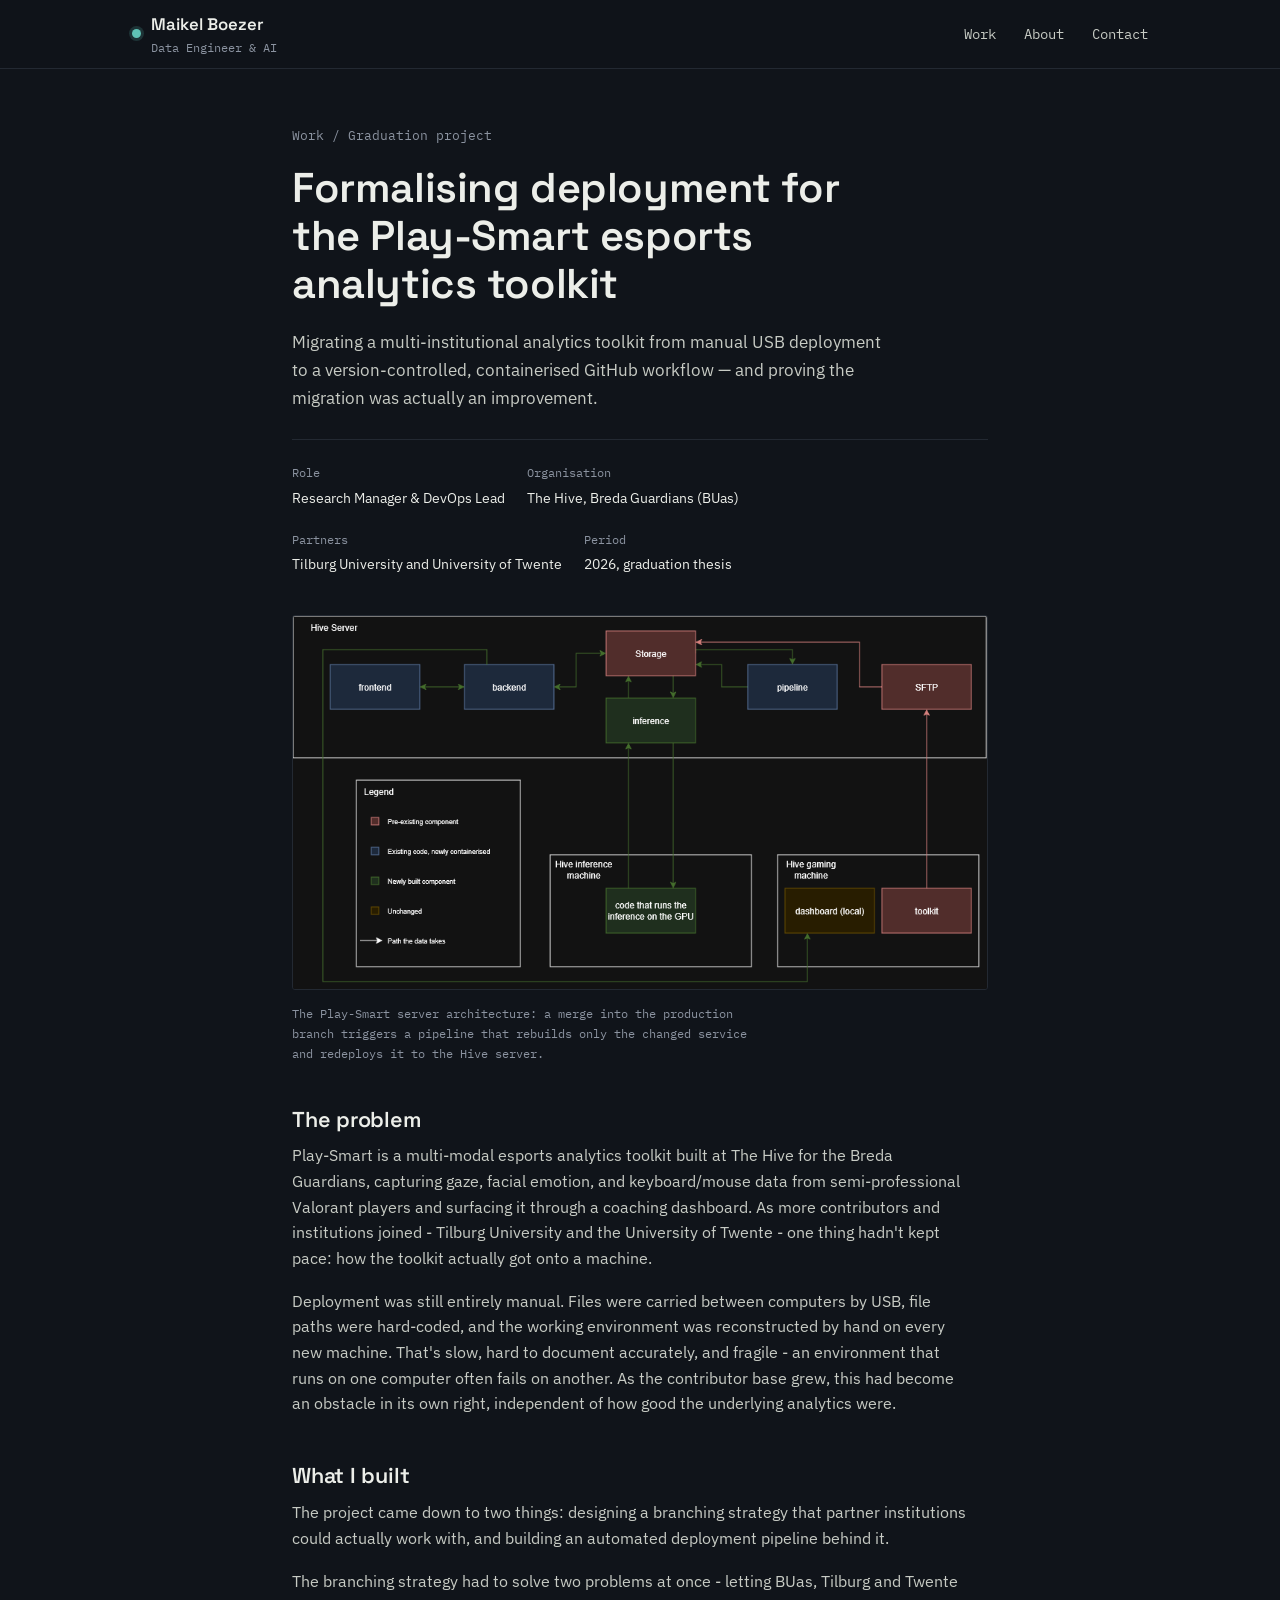
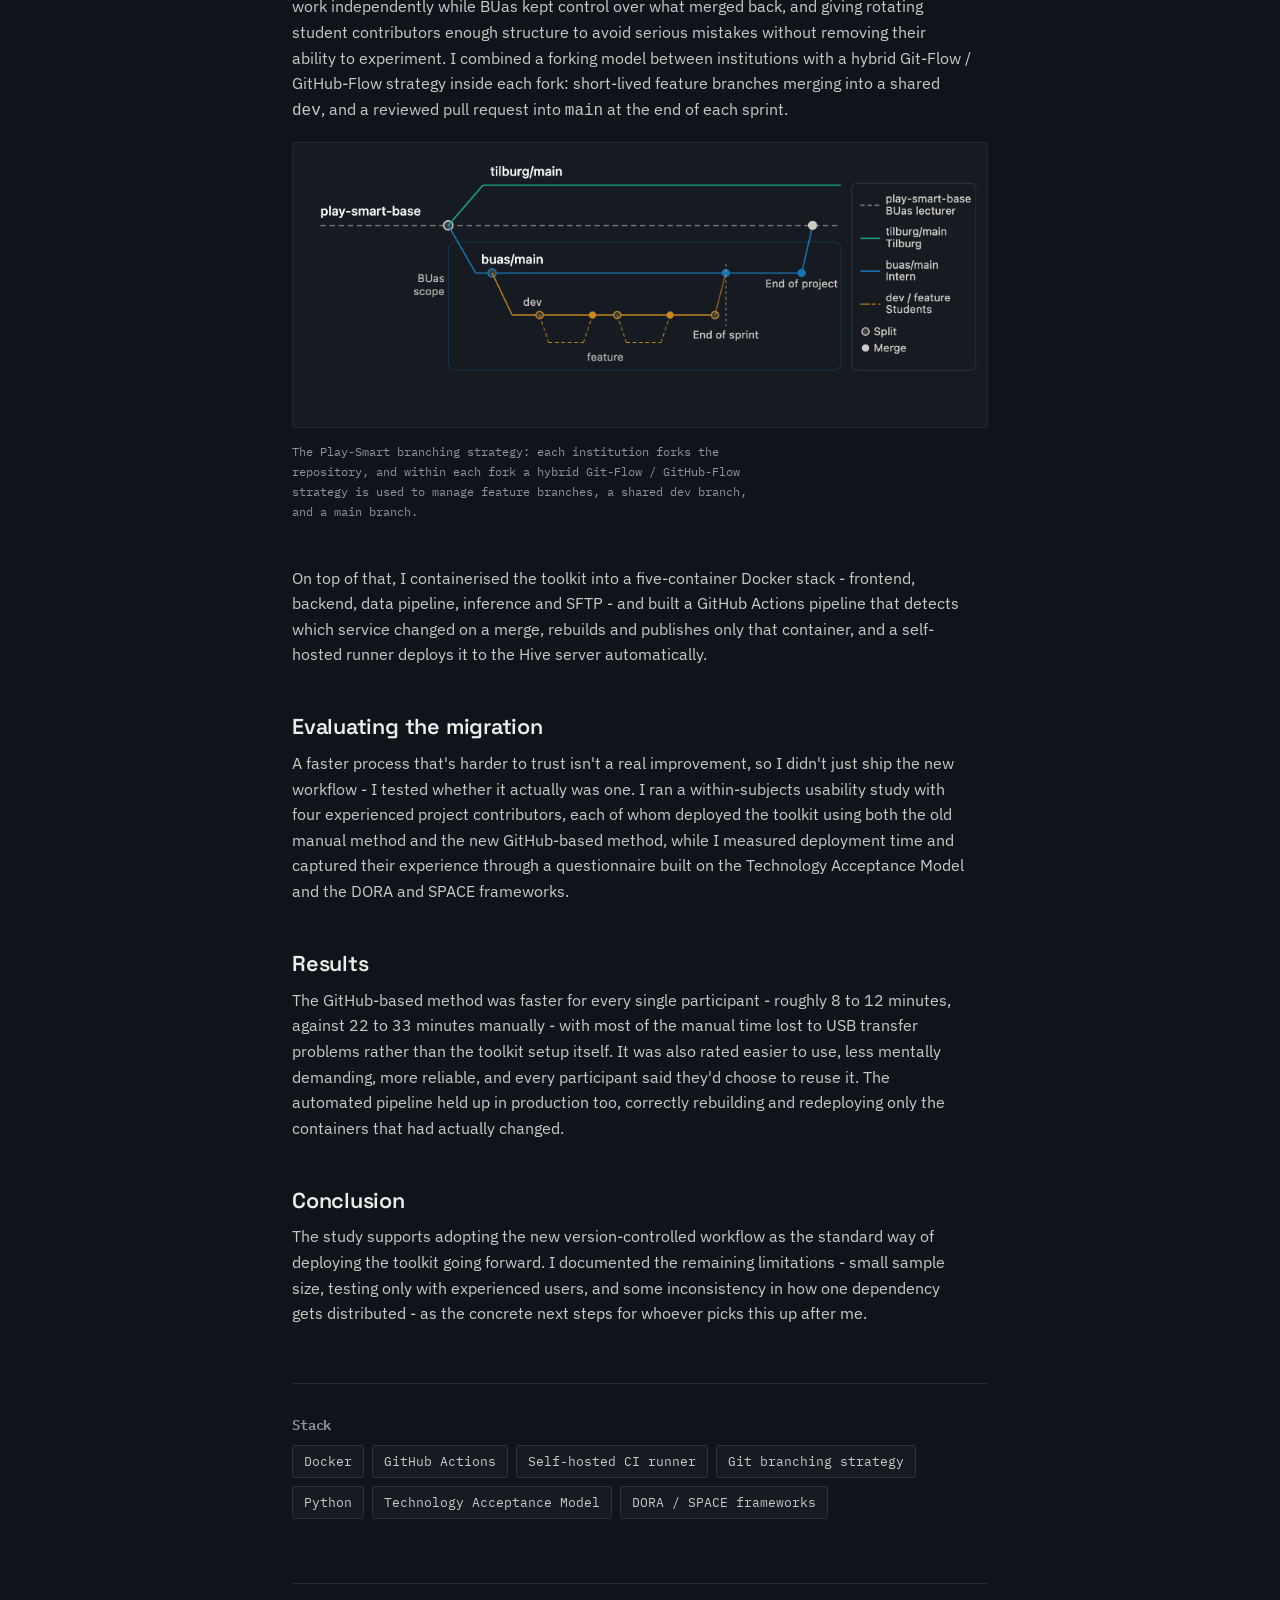
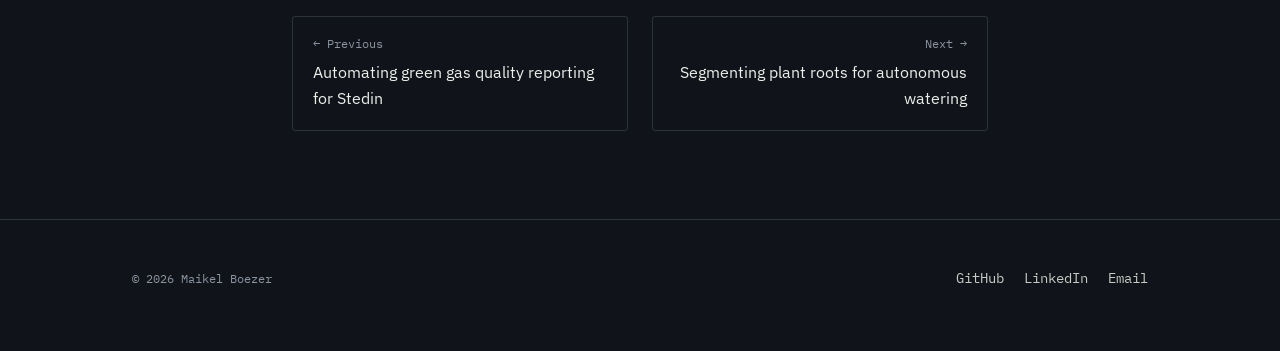
<file: projects/play-smart-deployment.html>
<!DOCTYPE html>
<html lang="en">
<head>
  <meta charset="UTF-8" />
  <meta name="viewport" content="width=device-width, initial-scale=1" />
  <title>Formalising Deployment for Play-Smart — Maikel Boezer</title>
  <link rel="stylesheet" href="../css/style.css" />
</head>
<body>

  <header class="site-header">
    <div class="wrap">
      <a href="../index.html" class="brand">
        <span class="dot"></span>
        <span>
          Maikel Boezer
          <small>Data Engineer &amp; AI</small>
        </span>
      </a>
      <button class="nav-toggle" aria-label="Toggle navigation" aria-expanded="false">
        <span></span><span></span><span></span>
      </button>
      <nav class="primary-nav">
        <ul>
          <li><a href="../index.html#projects">Work</a></li>
          <li><a href="../index.html#about">About</a></li>
          <li><a href="../contact.html">Contact</a></li>
        </ul>
      </nav>
    </div>
  </header>

  <section class="case-hero">
    <div class="wrap-narrow">
      <span class="crumb"><a href="../index.html#projects">Work</a> / Graduation project</span>
      <h1>Formalising deployment for the Play-Smart esports analytics toolkit</h1>
      <p class="dek">Migrating a multi-institutional analytics toolkit from manual USB deployment to a version-controlled, containerised GitHub workflow — and proving the migration was actually an improvement.</p>

      <div class="meta-strip">
        <div class="meta-item"><span class="k">Role</span><span class="v">Research Manager &amp; DevOps Lead</span></div>
        <div class="meta-item"><span class="k">Organisation</span><span class="v">The Hive, Breda Guardians (BUas)</span></div>
        <div class="meta-item"><span class="k">Partners</span><span class="v">Tilburg University and University of Twente</span></div>
        <div class="meta-item"><span class="k">Period</span><span class="v">2026, graduation thesis</span></div>
      </div>
    </div>
  </section>

  <section style="padding-top:0;">
    <div class="wrap-narrow">
      <div class="case-figure">
        <img src="../images/playsmart-architecture.png" alt="Play-Smart deployment architecture: institutional GitHub forks push to GitHub Actions, which lints, builds and pushes container images to Docker Hub, then deploys to the self-hosted server and a GPU workstation running inference." />
      </div>
      <p class="figcap">The Play-Smart server architecture: a merge into the production branch triggers a pipeline that rebuilds only the changed service and redeploys it to the Hive server.</p>

      <div class="case-body">
        <h2>The problem</h2>
        <p>Play-Smart is a multi-modal esports analytics toolkit built at The Hive for the Breda Guardians, capturing gaze, facial emotion, and keyboard/mouse data from semi-professional Valorant players and surfacing it through a coaching dashboard. As more contributors and institutions joined - Tilburg University and the University of Twente - one thing hadn't kept pace: how the toolkit actually got onto a machine.</p>
        <p>Deployment was still entirely manual. Files were carried between computers by USB, file paths were hard-coded, and the working environment was reconstructed by hand on every new machine. That's slow, hard to document accurately, and fragile - an environment that runs on one computer often fails on another. As the contributor base grew, this had become an obstacle in its own right, independent of how good the underlying analytics were.</p>

        <h2>What I built</h2>
        <p>The project came down to two things: designing a branching strategy that partner institutions could actually work with, and building an automated deployment pipeline behind it.</p>
        <p>The branching strategy had to solve two problems at once - letting BUas, Tilburg and Twente work independently while BUas kept control over what merged back, and giving rotating student contributors enough structure to avoid serious mistakes without removing their ability to experiment. I combined a forking model between institutions with a hybrid Git-Flow / GitHub-Flow strategy inside each fork: short-lived feature branches merging into a shared <code>dev</code>, and a reviewed pull request into <code>main</code> at the end of each sprint.</p>

        <div class="case-figure">
          <img src="../images/branching_strategy.png" alt="Play-Smart branching strategy: each institution forks the repository, and within each fork a hybrid Git-Flow / GitHub-Flow strategy is used to manage feature branches, a shared dev branch, and a main branch." />
        </div>
        <p class="figcap">The Play-Smart branching strategy: each institution forks the repository, and within each fork a hybrid Git-Flow / GitHub-Flow strategy is used to manage feature branches, a shared dev branch, and a main branch.</p>

        <p>On top of that, I containerised the toolkit into a five-container Docker stack - frontend, backend, data pipeline, inference and SFTP - and built a GitHub Actions pipeline that detects which service changed on a merge, rebuilds and publishes only that container, and a self-hosted runner deploys it to the Hive server automatically.</p>

        <h2>Evaluating the migration</h2>
        <p>A faster process that's harder to trust isn't a real improvement, so I didn't just ship the new workflow - I tested whether it actually was one. I ran a within-subjects usability study with four experienced project contributors, each of whom deployed the toolkit using both the old manual method and the new GitHub-based method, while I measured deployment time and captured their experience through a questionnaire built on the Technology Acceptance Model and the DORA and SPACE frameworks.</p>

        <h2>Results</h2>
        <p>The GitHub-based method was faster for every single participant - roughly 8 to 12 minutes, against 22 to 33 minutes manually - with most of the manual time lost to USB transfer problems rather than the toolkit setup itself. It was also rated easier to use, less mentally demanding, more reliable, and every participant said they'd choose to reuse it. The automated pipeline held up in production too, correctly rebuilding and redeploying only the containers that had actually changed.</p>
        <!-- <p class="callout"><strong>The qualification:</strong> the sample was four experienced contributors, so this is a consistent result within the team rather than a statistically generalisable one - and it's a conservative estimate, since a first-time user stands to gain even more from a guided, version-controlled process than an expert does.</p> -->

        <h2>Conclusion</h2>
        <p>The study supports adopting the new version-controlled workflow as the standard way of deploying the toolkit going forward. I documented the remaining limitations - small sample size, testing only with experienced users, and some inconsistency in how one dependency gets distributed - as the concrete next steps for whoever picks this up after me.</p>
      </div>

      <div class="stack-block">
        <h4>Stack</h4>
        <div class="chip-row">
          <span class="chip">Docker</span>
          <span class="chip">GitHub Actions</span>
          <span class="chip">Self-hosted CI runner</span>
          <span class="chip">Git branching strategy</span>
          <span class="chip">Python</span>
          <span class="chip">Technology Acceptance Model</span>
          <span class="chip">DORA / SPACE frameworks</span>
        </div>
      </div>

      <nav class="case-nav">
        <a href="stedin-green-gas.html">
          <span class="dir">← Previous</span>
          Automating green gas quality reporting for Stedin
        </a>
        <a class="next" href="npec-root-vision.html">
          <span class="dir">Next →</span>
          Segmenting plant roots for autonomous watering
        </a>
      </nav>
    </div>
  </section>

  <footer class="site-footer hairline">
    <div class="wrap">
      <div class="copyright">© 2026 Maikel Boezer</div>
      <div class="footer-links">
        <a href="https://github.com/maikelboezer" target="_blank" rel="noopener">GitHub</a>
        <a href="#" target="_blank" rel="noopener">LinkedIn</a>
        <a href="../contact.html">Email</a>
      </div>
    </div>
  </footer>

  <script src="../js/main.js"></script>
</body>
</html>
</file>
<file: css/style.css>
/* ==========================================================================
   Maikel Boezer — Portfolio
   Design language: a "pipeline" — the same shape as the work itself
   (data pipelines, deployment pipelines, branching strategies).
   ========================================================================== */

@import url('https://fonts.googleapis.com/css2?family=Space+Grotesk:wght@400;500;600;700&family=IBM+Plex+Sans:wght@400;500;600&family=IBM+Plex+Mono:wght@400;500&display=swap');

:root{
  --ink-900:#10141a;
  --ink-800:#161b22;
  --ink-700:#1d232c;
  --line:#2b323c;
  --line-soft:#232932;
  --paper:#eceee9;
  --paper-dim:#c7cbc4;
  --muted:#8b93a0;
  --teal:#5fc3b6;
  --teal-dim:#3c7f77;
  --amber:#e8a33d;
  --radius:3px;
  --content-w:760px;
  --wide-w:1080px;
  --font-display:'Space Grotesk', sans-serif;
  --font-body:'IBM Plex Sans', sans-serif;
  --font-mono:'IBM Plex Mono', monospace;
}

*, *::before, *::after{ box-sizing:border-box; }

html{
  scroll-behavior:smooth;
}
@media (prefers-reduced-motion: reduce){
  html{ scroll-behavior:auto; }
  *{ animation-duration:0.01ms !important; animation-iteration-count:1 !important; transition-duration:0.01ms !important; }
}

body{
  margin:0;
  background:var(--ink-900);
  color:var(--paper);
  font-family:var(--font-body);
  font-size:16px;
  line-height:1.6;
  -webkit-font-smoothing:antialiased;
}

img{ max-width:100%; display:block; }

a{ color:var(--teal); text-decoration:none; }
a:hover{ color:var(--amber); }
a:focus-visible, button:focus-visible, input:focus-visible, textarea:focus-visible{
  outline:2px solid var(--teal);
  outline-offset:3px;
}

h1,h2,h3,h4{
  font-family:var(--font-display);
  font-weight:600;
  line-height:1.15;
  margin:0 0 0.5em;
  color:var(--paper);
  letter-spacing:-0.01em;
}

p{ margin:0 0 1.1em; color:var(--paper-dim); max-width:68ch; }
p:last-child{ margin-bottom:0; }

.mono{ font-family:var(--font-mono); }

/* Layout helpers */
.wrap{ max-width:var(--wide-w); margin:0 auto; padding:0 32px; }
.wrap-narrow{ max-width:var(--content-w); margin:0 auto; padding:0 32px; }

section{ padding:88px 0; }
@media (max-width:720px){ section{ padding:56px 0; } }

.hairline{ border-top:1px solid var(--line); }

/* ---------------------------------------------------------------------- */
/* Header / nav                                                           */
/* ---------------------------------------------------------------------- */
.site-header{
  position:sticky; top:0; z-index:40;
  background:rgba(16,20,26,0.86);
  backdrop-filter:blur(8px);
  border-bottom:1px solid var(--line-soft);
}
.site-header .wrap{
  display:flex; align-items:center; justify-content:space-between;
  height:68px;
}
.brand{
  font-family:var(--font-display);
  font-weight:600;
  font-size:1.05rem;
  color:var(--paper);
  display:flex; align-items:center; gap:10px;
}
.brand:hover{ color:var(--paper); }
.brand .dot{
  width:9px; height:9px; border-radius:50%;
  background:var(--teal);
  box-shadow:0 0 0 3px rgba(95,195,182,0.18);
  flex:none;
}
.brand small{
  display:block;
  font-family:var(--font-mono);
  font-weight:400;
  font-size:0.72rem;
  color:var(--muted);
  margin-top:1px;
}

nav.primary-nav ul{
  list-style:none; display:flex; gap:28px; margin:0; padding:0;
  font-family:var(--font-mono); font-size:0.88rem;
}
nav.primary-nav a{
  color:var(--paper-dim);
  padding:6px 0;
  border-bottom:1px solid transparent;
}
nav.primary-nav a:hover, nav.primary-nav a.is-active{
  color:var(--paper);
  border-bottom-color:var(--teal);
}
.nav-toggle{
  display:none;
  background:none; border:1px solid var(--line); color:var(--paper);
  width:40px; height:36px; border-radius:var(--radius);
  cursor:pointer;
}
.nav-toggle span{
  display:block; width:18px; height:2px; margin:4px auto; background:var(--paper);
}
@media (max-width:760px){
  nav.primary-nav{
    position:absolute; top:68px; left:0; right:0;
    background:var(--ink-800); border-bottom:1px solid var(--line-soft);
    max-height:0; overflow:hidden; transition:max-height .25s ease;
  }
  nav.primary-nav.is-open{ max-height:220px; }
  nav.primary-nav ul{ flex-direction:column; gap:0; padding:8px 32px 16px; }
  nav.primary-nav a{ display:block; padding:10px 0; border-bottom:1px solid var(--line-soft); }
  .nav-toggle{ display:block; }
}

/* ---------------------------------------------------------------------- */
/* Hero                                                                    */
/* ---------------------------------------------------------------------- */
.hero{
  padding:76px 0 40px;
}
.hero .wrap{
  display:grid; grid-template-columns:1.1fr 0.9fr; gap:56px; align-items:center;
}
@media (max-width:900px){
  .hero .wrap{ grid-template-columns:1fr; }
}
.eyebrow{
  font-family:var(--font-mono); font-size:0.85rem; color:var(--teal);
  display:flex; align-items:center; gap:8px; margin-bottom:18px;
}
.eyebrow::before{
  content:''; width:20px; height:1px; background:var(--teal); display:inline-block;
}
.hero h1{
  font-size:clamp(2.1rem, 4vw, 3.1rem);
  max-width:14ch;
}
.hero .lede{
  font-size:1.08rem; color:var(--paper-dim); max-width:46ch;
}
.hero-tags{
  display:flex; flex-wrap:wrap; gap:8px; margin-top:26px;
}
.tag{
  font-family:var(--font-mono); font-size:0.78rem; color:var(--muted);
  border:1px solid var(--line); border-radius:var(--radius);
  padding:4px 10px; white-space:nowrap;
}
.hero-actions{ margin-top:30px; display:flex; gap:14px; flex-wrap:wrap; }

.btn{
  font-family:var(--font-mono); font-size:0.88rem;
  display:inline-flex; align-items:center; gap:8px;
  padding:11px 18px; border-radius:var(--radius);
  border:1px solid var(--line);
  color:var(--paper);
}
.btn:hover{ border-color:var(--teal); color:var(--paper); background:rgba(95,195,182,0.08); }
.btn.primary{ background:var(--teal); border-color:var(--teal); color:var(--ink-900); font-weight:500; }
.btn.primary:hover{ background:var(--amber); border-color:var(--amber); color:var(--ink-900); }

/* Career pipeline diagram (SVG) */
.pipeline-diagram{ width:100%; height:auto; }
.pipeline-diagram .pipe-line{
  fill:none; stroke:var(--line); stroke-width:2;
}
.pipeline-diagram .pipe-line-draw{
  fill:none; stroke:var(--teal); stroke-width:2;
  stroke-dasharray:900; stroke-dashoffset:900;
  animation:draw-pipe 1.6s ease forwards .2s;
}
@keyframes draw-pipe{ to{ stroke-dashoffset:0; } }
.pipeline-diagram .node-ring{ fill:var(--ink-800); stroke:var(--line); stroke-width:2; }
.pipeline-diagram .node-dot{ fill:var(--teal); }
.pipeline-diagram .node-label{
  font-family:'IBM Plex Mono', monospace; font-size:11px; fill:var(--muted);
}
.pipeline-diagram .node-year{
  font-family:'IBM Plex Mono', monospace; font-size:10px; fill:var(--teal);
}
@media (prefers-reduced-motion: reduce){
  .pipeline-diagram .pipe-line-draw{ stroke-dashoffset:0; animation:none; }
}

/* ---------------------------------------------------------------------- */
/* Section headings                                                       */
/* ---------------------------------------------------------------------- */
.section-head{
  display:flex; align-items:baseline; justify-content:space-between; gap:24px;
  margin-bottom:44px; flex-wrap:wrap;
}
.section-head h2{ font-size:1.7rem; }
.section-head .index{
  font-family:var(--font-mono); color:var(--muted); font-size:0.85rem;
}

/* ---------------------------------------------------------------------- */
/* About / skills                                                          */
/* ---------------------------------------------------------------------- */
.about-grid{
  display:grid; grid-template-columns:1fr 1fr; gap:56px;
}
@media (max-width:820px){ .about-grid{ grid-template-columns:1fr; gap:36px; } }

.skill-group{ margin-bottom:22px; }
.skill-group h4{
  font-family:var(--font-mono); font-weight:500; font-size:0.85rem;
  color:var(--muted); margin-bottom:10px;
}
.chip-row{ display:flex; flex-wrap:wrap; gap:8px; }
.chip{
  font-family:var(--font-mono); font-size:0.82rem; color:var(--paper-dim);
  background:var(--ink-800); border:1px solid var(--line);
  border-radius:var(--radius); padding:5px 11px;
}

/* ---------------------------------------------------------------------- */
/* Projects — pipeline list                                                */
/* ---------------------------------------------------------------------- */
.project-rail{ position:relative; }
.project-rail::before{
  content:''; position:absolute; left:23px; top:8px; bottom:8px; width:2px;
  background:var(--line);
}
@media (max-width:640px){ .project-rail::before{ left:15px; } }

.project-row{
  position:relative;
  display:grid;
  grid-template-columns:48px 1fr;
  gap:0 28px;
  padding:34px 0;
  border-bottom:1px solid var(--line-soft);
}
.project-row:first-child{ padding-top:0; }
.project-row:last-child{ border-bottom:none; padding-bottom:0; }
@media (max-width:640px){
  .project-row{ grid-template-columns:32px 1fr; gap:0 18px; }
}

.node{
  position:relative; z-index:1;
  width:48px; height:48px; border-radius:50%;
  background:var(--ink-800); border:2px solid var(--line);
  display:flex; align-items:center; justify-content:center;
  font-family:var(--font-mono); font-size:0.78rem; color:var(--muted);
}
.project-row.is-current .node{ border-color:var(--teal); color:var(--teal); }
@media (max-width:640px){
  .node{ width:32px; height:32px; font-size:0.68rem; }
}

.project-body h3{ font-size:1.32rem; margin-bottom:6px; }
.project-body a.title-link{ color:var(--paper); }
.project-body a.title-link:hover{ color:var(--teal); }
.project-body p{ margin-bottom:14px; }
.project-body .stack-row{ display:flex; flex-wrap:wrap; gap:6px; margin-bottom:16px; }
.project-body .read-link{
  font-family:var(--font-mono); font-size:0.86rem;
  display:inline-flex; align-items:center; gap:6px; color:var(--paper);
  border-bottom:1px solid var(--line);
  padding-bottom:2px;
}
.project-body .read-link:hover{ color:var(--teal); border-color:var(--teal); }

/* ---------------------------------------------------------------------- */
/* CTA / footer                                                            */
/* ---------------------------------------------------------------------- */
.cta{
  background:var(--ink-800);
  border-top:1px solid var(--line-soft);
  border-bottom:1px solid var(--line-soft);
  text-align:left;
}
.cta .wrap{ display:flex; align-items:center; justify-content:space-between; gap:32px; flex-wrap:wrap; }
.cta h2{ font-size:1.5rem; margin-bottom:6px; }
.cta p{ margin:0; }

.site-footer{ padding:48px 0 64px; }
.site-footer .wrap{
  display:flex; justify-content:space-between; align-items:flex-end; gap:24px; flex-wrap:wrap;
}
.footer-links{ display:flex; gap:20px; font-family:var(--font-mono); font-size:0.85rem; }
.footer-links a{ color:var(--paper-dim); }
.footer-links a:hover{ color:var(--teal); }
.copyright{ font-family:var(--font-mono); font-size:0.78rem; color:var(--muted); }

/* ---------------------------------------------------------------------- */
/* Project (case-study) page                                              */
/* ---------------------------------------------------------------------- */
.crumb{
  font-family:var(--font-mono); font-size:0.82rem; color:var(--muted);
  margin-bottom:18px; display:block;
}
.crumb a{ color:var(--muted); }
.crumb a:hover{ color:var(--teal); }

.case-hero{ padding:56px 0 40px; }
.case-hero h1{ font-size:clamp(1.9rem, 3.6vw, 2.6rem); max-width:22ch; }
.case-hero .dek{ font-size:1.08rem; max-width:60ch; color:var(--paper-dim); }

.meta-strip{
  display:flex; flex-wrap:wrap; gap:22px;
  margin-top:28px; padding-top:24px; border-top:1px solid var(--line-soft);
}
.meta-item{ font-size:0.86rem; }
.meta-item .k{
  display:block; font-family:var(--font-mono); font-size:0.72rem; color:var(--muted); margin-bottom:4px;
}
.meta-item .v{ color:var(--paper); }
.meta-item .v.is-current{ color:var(--amber); }

.meta-strip.compact{
  margin-top:0; padding-top:0; border-top:none;
  gap:8px 26px; margin-bottom:16px;
}
.meta-strip.compact .meta-item{ font-size:0.8rem; }
.meta-strip.compact .meta-item .v{ color:var(--paper-dim); }

.case-figure{ margin:0 0 12px; border:1px solid var(--line-soft); border-radius:var(--radius); overflow:hidden; background:var(--ink-800); }
.case-figure img, .case-figure svg{ width:100%; height:auto; display:block; }
.figcap{
  font-family:var(--font-mono); font-size:0.78rem; color:var(--muted);
  margin:0 0 44px; padding-top:2px;
}

.video-embed{
  position: relative;
  max-width: 68ch;
  padding-bottom: 56.25%;
  height: 0;
  overflow: hidden;
  margin: 0 0 1.1em;
  border-radius: var(--radius);
  border: 1px solid var(--line-soft);
}
.video-embed iframe{
  position: absolute;
  top: 0; left: 0;
  width: 100%; height: 100%;
  border: 0;
}

.case-body h2{ font-size:1.35rem; margin-top:2.2em; }
.case-body h2:first-child{ margin-top:0; }
.case-body p{ max-width:68ch; }
.case-body ul{ color:var(--paper-dim); padding-left:1.2em; max-width:68ch; }
.case-body li{ margin-bottom:0.5em; }

.figure-pair{ display:grid; grid-template-columns:1fr 1fr; gap:20px; margin-bottom:12px; }
@media (max-width:700px){ .figure-pair{ grid-template-columns:1fr; } }

.callout{
  border-left:2px solid var(--teal);
  padding:4px 0 4px 20px;
  margin:2em 0;
  color:var(--paper-dim);
  font-size:0.98rem;
}
.callout strong{ color:var(--paper); }

.stack-block{
  margin-top:56px; padding-top:32px; border-top:1px solid var(--line-soft);
}
.stack-block h4{
  font-family:var(--font-mono); font-size:0.85rem; color:var(--muted); margin-bottom:14px;
}

.case-nav{
  display:grid; grid-template-columns:1fr 1fr; gap:24px;
  margin-top:64px; padding-top:32px; border-top:1px solid var(--line-soft);
}
@media (max-width:700px){ .case-nav{ grid-template-columns:1fr; } }
.case-nav a{
  display:block; padding:18px 20px; border:1px solid var(--line);
  border-radius:var(--radius); color:var(--paper);
}
.case-nav a:hover{ border-color:var(--teal); }
.case-nav .dir{ font-family:var(--font-mono); font-size:0.74rem; color:var(--muted); display:block; margin-bottom:6px; }
.case-nav .next{ text-align:right; }

/* Contact page */
.contact-grid{ display:grid; grid-template-columns:1fr 1fr; gap:56px; }
@media (max-width:820px){ .contact-grid{ grid-template-columns:1fr; } }
.contact-list{ list-style:none; padding:0; margin:0; }
.contact-list li{ padding:16px 0; border-bottom:1px solid var(--line-soft); }
.contact-list .k{ display:block; font-family:var(--font-mono); font-size:0.75rem; color:var(--muted); margin-bottom:4px; }
.contact-list .v{ font-size:1.05rem; }
</file>
